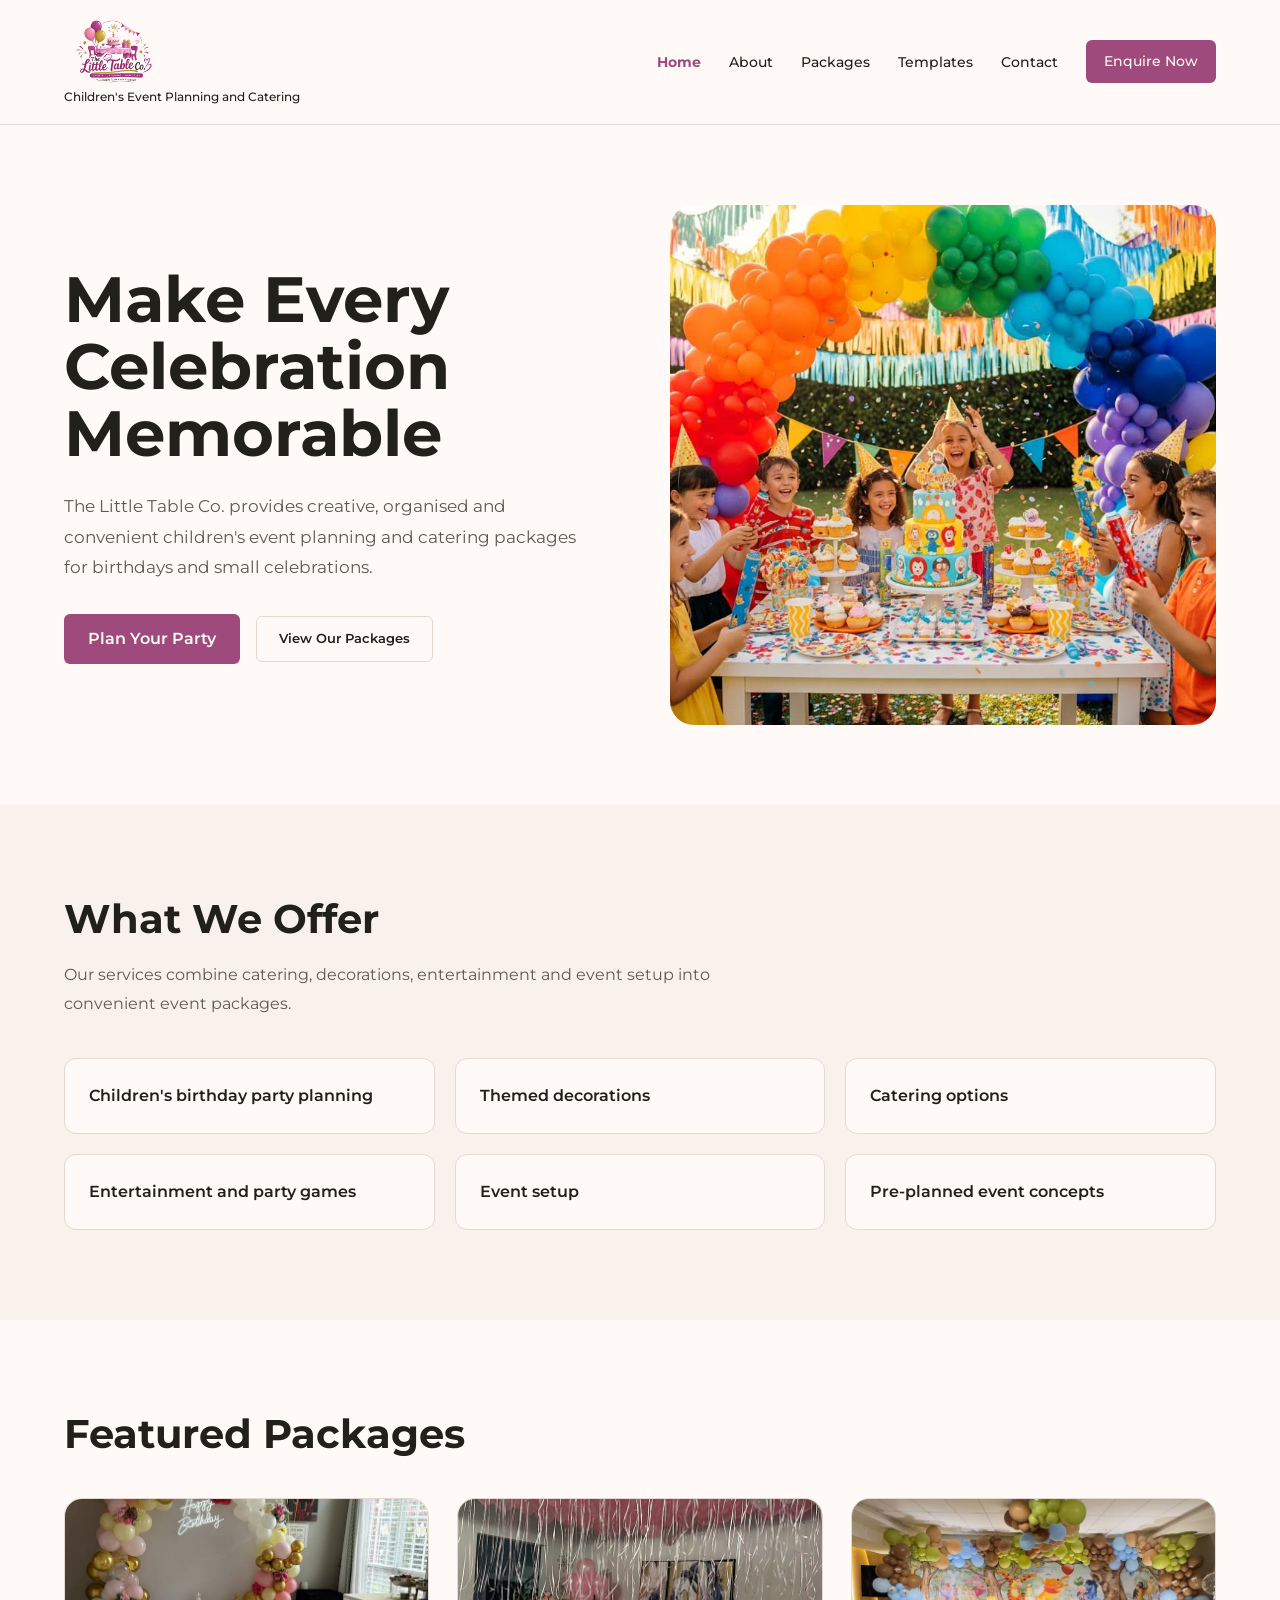
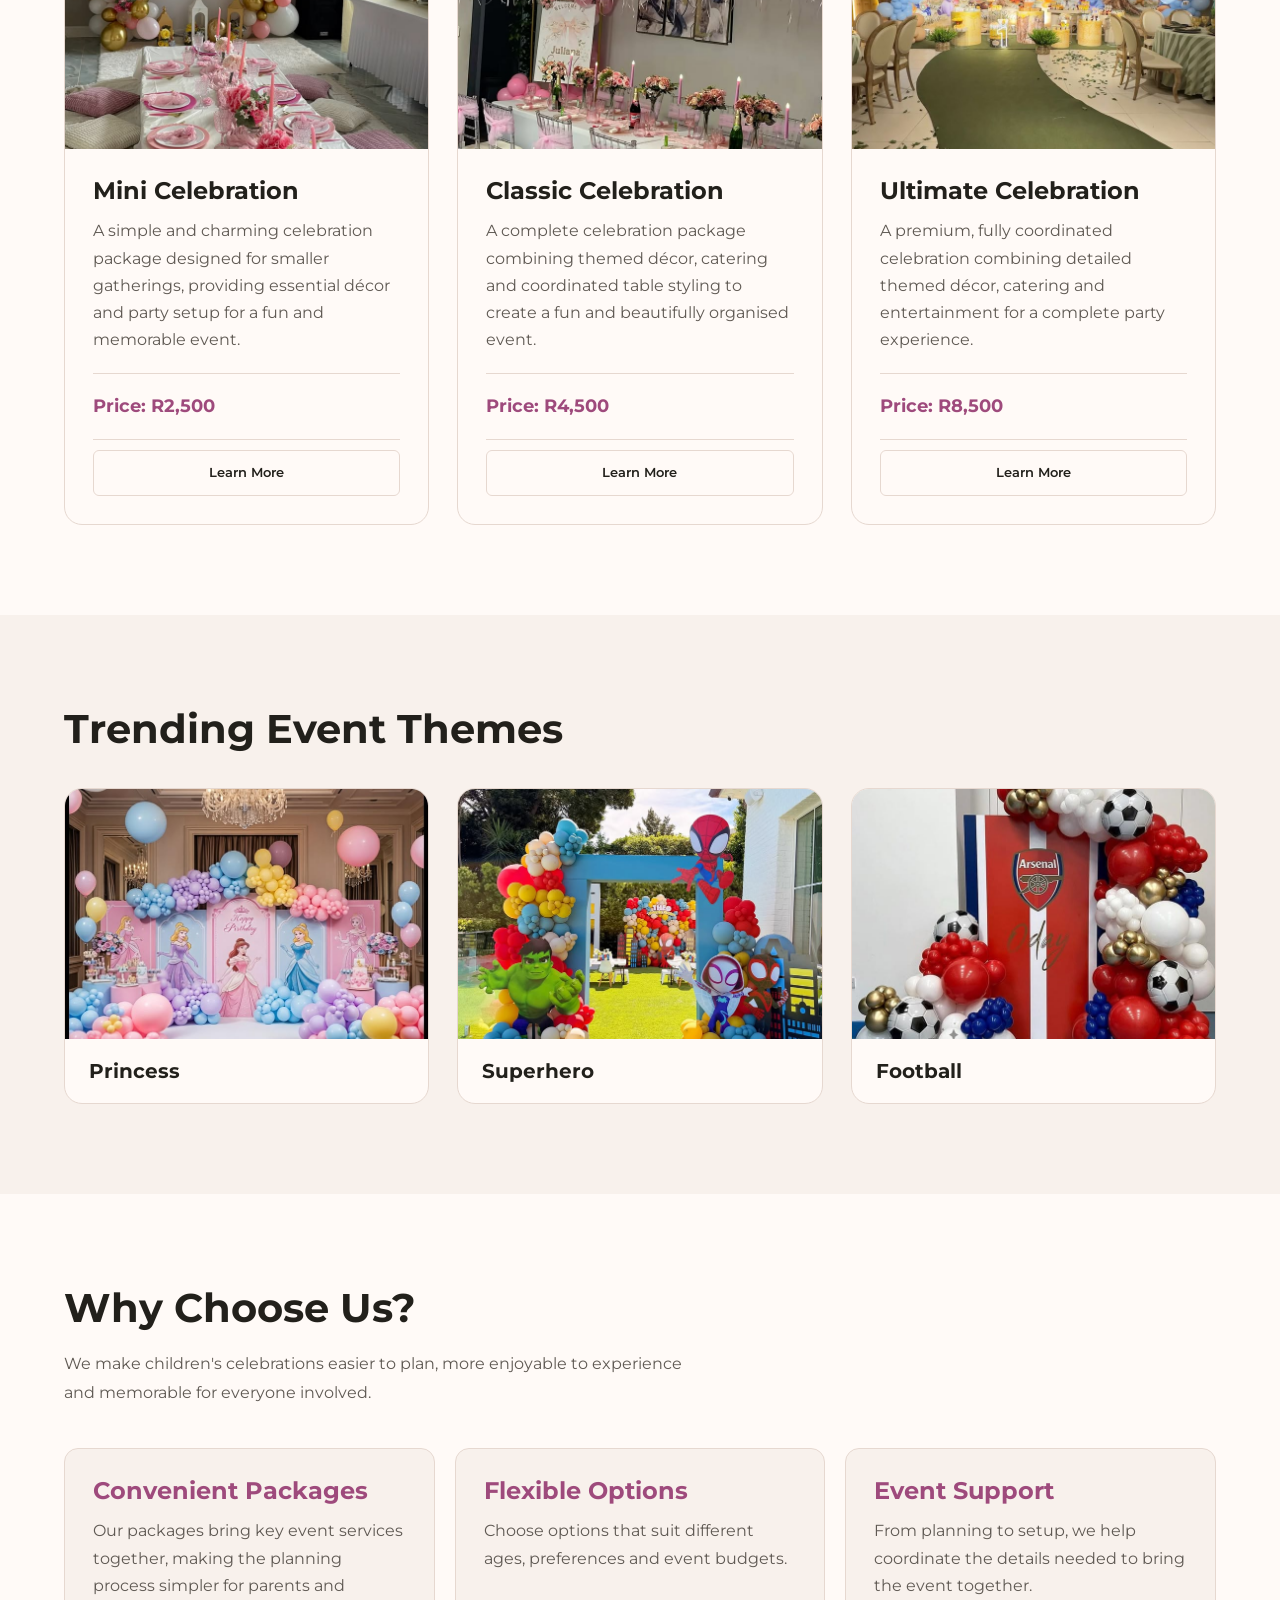
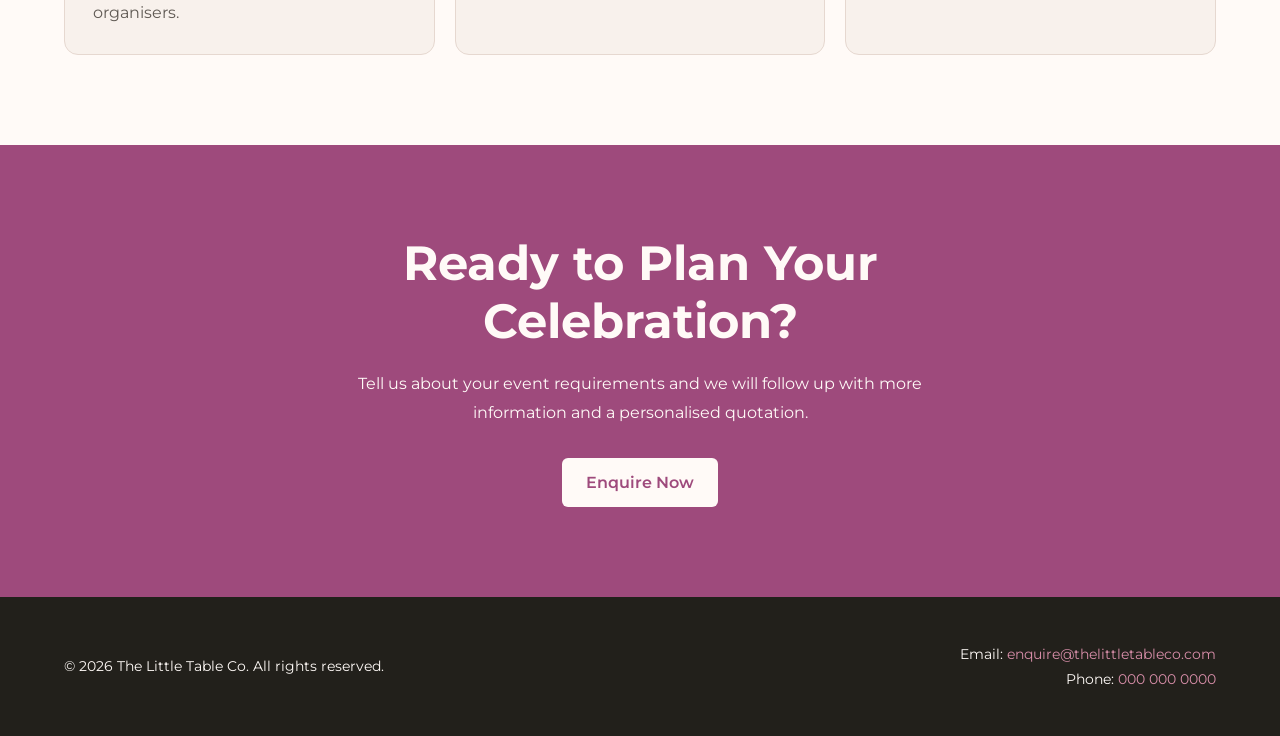
<file: index.html>
<!doctype html>
<html lang="en">
  <head>
    <meta charset="UTF-8" />
    <meta name="viewport" content="width=device-width, initial-scale=1.0" />
    <meta
      name="description"
      content="Plan memorable children's birthday parties in Johannesburg with The Little Table Co. Explore themed decorations, catering and convenient event packages."
    />
    <link rel="stylesheet" href="Styles/style.css" />
    <script src="Scripts/main.js" defer></script>
    <link
      href="https://fonts.googleapis.com/css2?family=Montserrat:wght@400;500;600;700&display=swap"
      rel="stylesheet"
    />
    <link
      rel="icon"
      type="image/x-icon"
      href="Assets/images/favicon/favicon.ico"
    />

    <link
      rel="icon"
      type="image/png"
      sizes="32x32"
      href="Assets/images/favicon/favicon-32x32.png"
    />

    <link
      rel="icon"
      type="image/png"
      sizes="16x16"
      href="Assets/images/favicon/favicon-16x16.png"
    />

    <link
      rel="apple-touch-icon"
      sizes="180x180"
      href="Assets/images/favicon/apple-touch-icon.png"
    />

    <link rel="manifest" href="Assets/images/favicon/site.webmanifest" />
    <title>The Little Table Co. | Home</title>
  </head>
  <body>
    <!-- HEADER -->
    <header class="site-header">
      <div class="header-content">
        <div class="brand">
          <img
            src="Assets/images/Logo.png"
            alt="The Little Table Co. logo"
            class="brand-logo"
          />
          <p class="brand-tagline">Children's Event Planning and Catering</p>
        </div>

        <nav class="main-nav" aria-label="Main navigation">
          <ul class="nav-list">
            <li>
              <a href="index.html" aria-current="page">Home</a>
            </li>

            <li>
              <a href="Pages/about.html">About</a>
            </li>

            <li>
              <a href="Pages/packages.html">Packages</a>
            </li>

            <li>
              <a href="Pages/templates.html">Templates</a>
            </li>

            <li>
              <a href="Pages/contact.html">Contact</a>
            </li>

            <li>
              <a href="Pages/enquire.html" class="btn btn-primary">
                Enquire Now
              </a>
            </li>
          </ul>
        </nav>
      </div>
    </header>

    <main>
      <!--HERO -->
      <section class="hero" id="home-hero">
        <div class="hero-content">
          <h1 class="hero-title">Make Every Celebration Memorable</h1>

          <p class="hero-text">
            The Little Table Co. provides creative, organised and convenient
            children's event planning and catering packages for birthdays and
            small celebrations.
          </p>

          <div class="hero-actions">
            <a href="Pages/enquire.html" class="btn btn-primary">
              Plan Your Party
            </a>

            <a href="Pages/packages.html" class="btn btn-secondary">
              View Our Packages
            </a>
          </div>
        </div>

        <figure class="hero-image">
          <img
            src="Assets/images/hero_Image.jpeg"
            alt="Children's themed party event"
          />
        </figure>
      </section>

      <!--WHAT WE OFFER -->
      <section class="section offer-section" id="what-we-offer">
        <div class="section-content">
          <h2 class="section-title">What We Offer</h2>

          <p class="section-intro">
            Our services combine catering, decorations, entertainment and event
            setup into convenient event packages.
          </p>

          <ul class="offer-list">
            <li>Children's birthday party planning</li>
            <li>Themed decorations</li>
            <li>Catering options</li>
            <li>Entertainment and party games</li>
            <li>Event setup</li>
            <li>Pre-planned event concepts</li>
          </ul>
        </div>
      </section>

      <!--FEATURED PACKAGES -->
      <section class="section featured-packages" id="featured-packages">
        <div class="section-content">
          <h2 class="section-title">Featured Packages</h2>

          <div class="package-grid">
            <!-- MINI -->
            <article class="package-card">
              <figure class="package-image">
                <img
                  src="Assets/images/mini_Package.jpeg"
                  alt="Small children's party package"
                />
              </figure>

              <div class="package-content">
                <h3 class="package-title">Mini Celebration</h3>

                <p class="package-description">
                  A simple and charming celebration package designed for smaller
                  gatherings, providing essential décor and party setup for a
                  fun and memorable event.
                </p>

                <p class="package-price">Price: R2,500</p>

                <a href="Pages/packages.html" class="btn btn-secondary">
                  Learn More
                </a>
              </div>
            </article>

            <!-- CLASSIC -->
            <article class="package-card">
              <figure class="package-image">
                <img
                  src="Assets/images/classic_Package.jpeg"
                  alt="Classic children's party package"
                />
              </figure>

              <div class="package-content">
                <h3 class="package-title">Classic Celebration</h3>

                <p class="package-description">
                  A complete celebration package combining themed décor,
                  catering and coordinated table styling to create a fun and
                  beautifully organised event.
                </p>

                <p class="package-price">Price: R4,500</p>

                <a href="Pages/packages.html" class="btn btn-secondary">
                  Learn More
                </a>
              </div>
            </article>

            <!-- ULTIMATE -->
            <article class="package-card">
              <figure class="package-image">
                <img
                  src="Assets/images/ultimate_Package.jpeg"
                  alt="Premium children's party package"
                />
              </figure>

              <div class="package-content">
                <h3 class="package-title">Ultimate Celebration</h3>

                <p class="package-description">
                  A premium, fully coordinated celebration combining detailed
                  themed décor, catering and entertainment for a complete party
                  experience.
                </p>

                <p class="package-price">Price: R8,500</p>

                <a href="Pages/packages.html" class="btn btn-secondary">
                  Learn More
                </a>
              </div>
            </article>
          </div>
        </div>
      </section>

      <!-- TRENDING THEMES -->
      <section class="section trending-themes" id="trending-themes">
        <div class="section-content">
          <h2 class="section-title">Trending Event Themes</h2>

          <div class="theme-grid">
            <article class="theme-card">
              <a href="Pages/templates.html#princess">
                <figure class="theme-image">
                  <img
                    src="Assets/images/princess.jpeg"
                    alt="Princess themed children's party"
                  />
                </figure>

                <h3>Princess</h3>
              </a>
            </article>

            <article class="theme-card">
              <a href="Pages/templates.html#superhero">
                <figure class="theme-image">
                  <img
                    src="Assets/images/superhero.jpeg"
                    alt="Superhero themed children's party"
                  />
                </figure>

                <h3>Superhero</h3>
              </a>
            </article>

            <article class="theme-card">
              <a href="Pages/templates.html#football">
                <figure class="theme-image">
                  <img
                    src="Assets/images/football.jpeg"
                    alt="Football themed children's party"
                  />
                </figure>

                <h3>Football</h3>
              </a>
            </article>
          </div>
        </div>
      </section>

      <!-- WHY CHOOSE US -->
      <section class="section why-us" id="why-choose-us">
        <div class="section-content">
          <h2 class="section-title">Why Choose Us?</h2>

          <p class="section-intro">
            We make children's celebrations easier to plan, more enjoyable to
            experience and memorable for everyone involved.
          </p>

          <div class="benefits-grid">
            <article class="benefit-card">
              <h3>Convenient Packages</h3>
              <p>
                Our packages bring key event services together, making the
                planning process simpler for parents and organisers.
              </p>
            </article>

            <article class="benefit-card">
              <h3>Flexible Options</h3>
              <p>
                Choose options that suit different ages, preferences and event
                budgets.
              </p>
            </article>

            <article class="benefit-card">
              <h3>Event Support</h3>
              <p>
                From planning to setup, we help coordinate the details needed to
                bring the event together.
              </p>
            </article>
          </div>
        </div>
      </section>

      <section class="section cta-section" id="ready-to-plan">
        <div class="cta-content">
          <h2 class="cta-title">Ready to Plan Your Celebration?</h2>

          <p class="cta-text">
            Tell us about your event requirements and we will follow up with
            more information and a personalised quotation.
          </p>

          <a href="Pages/enquire.html" class="btn btn-primary"> Enquire Now </a>
        </div>
      </section>
    </main>

    <!-- FOOTER -->
    <footer class="site-footer">
      <div class="footer-content">
        <p class="copyright">
          &copy; 2026 The Little Table Co. All rights reserved.
        </p>

        <address class="contact-details">
          Email:
          <a href="mailto:enquire@thelittletableco.com">
            enquire@thelittletableco.com
          </a>

          <br />

          Phone:
          <a href="tel:0000000000"> 000 000 0000 </a>
        </address>
      </div>
    </footer>
  </body>
</html>
</file>
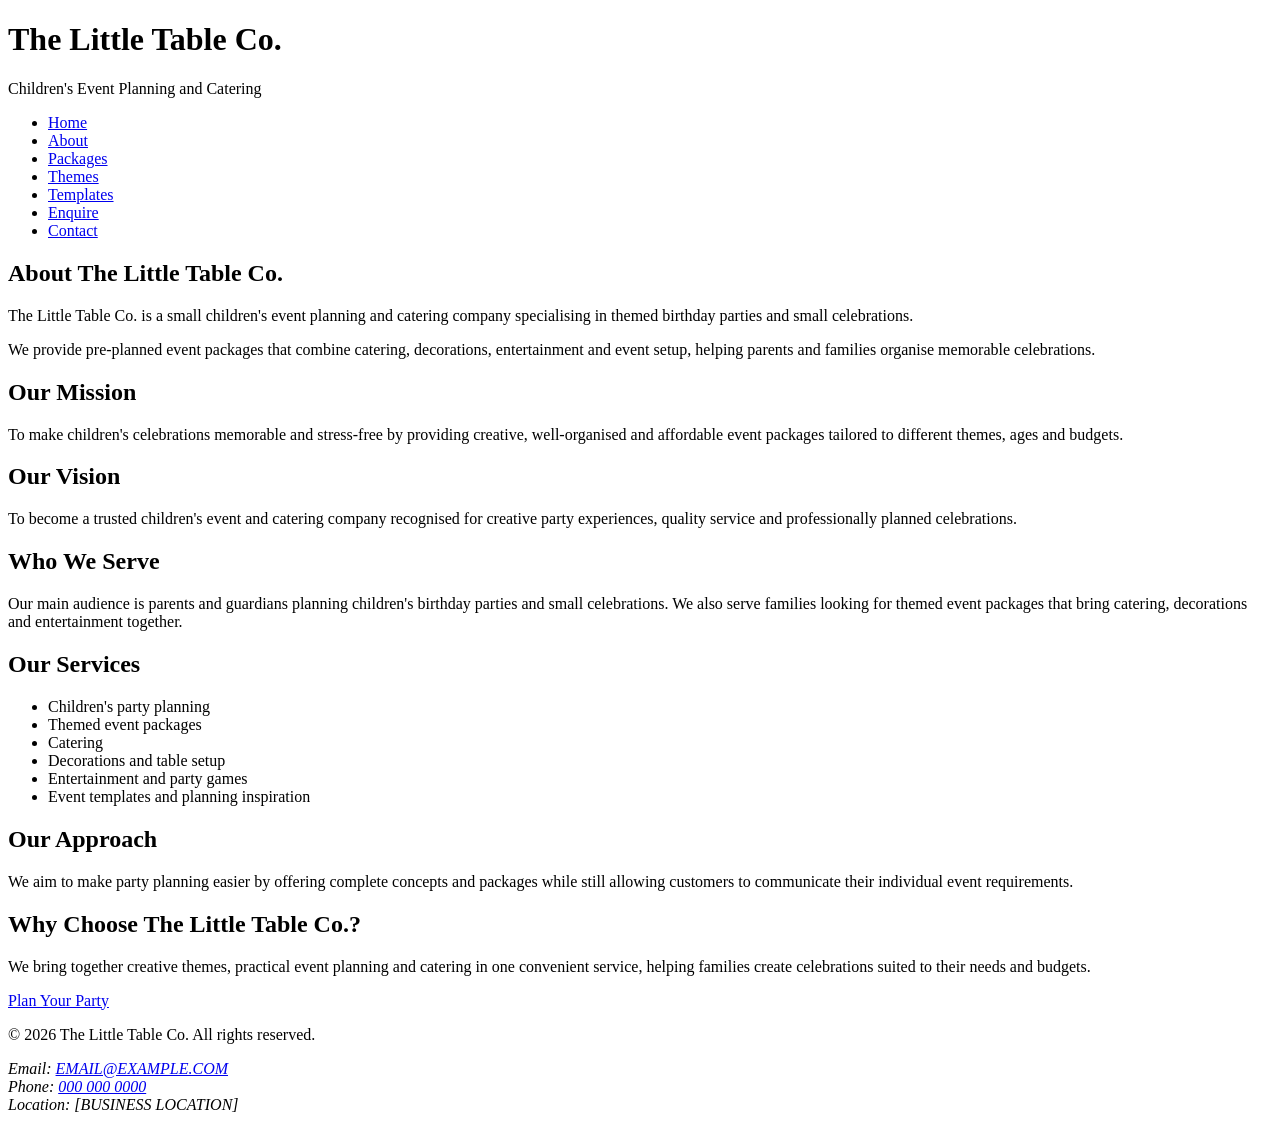
<file: about.html>
<!DOCTYPE html>
<html lang="en">
<head>
    <meta charset="UTF-8">
    <meta name="viewport" content="width=device-width, initial-scale=1.0">
    <meta name="description" content="Learn about The Little Table Co., our mission, vision and children's event services.">
    <title>The Little Table Co. | About Us</title>
</head>
<body>
    <header>
        <h1>The Little Table Co.</h1>
        <p>Children's Event Planning and Catering</p>
        <nav aria-label="Main navigation">
            <ul>
                <li><a href="index.html">Home</a></li>
                <li><a href="about.html" aria-current="page">About</a></li>
                <li><a href="packages.html">Packages</a></li>
                <li><a href="themes.html">Themes</a></li>
                <li><a href="templates.html">Templates</a></li>
                <li><a href="enquire.html">Enquire</a></li>
                <li><a href="contact.html">Contact</a></li>
            </ul>
        </nav>
    </header>

    <main>
        <section>
            <h2>About The Little Table Co.</h2>
            <p>The Little Table Co. is a small children's event planning and catering company specialising in themed birthday parties and small celebrations.</p>
            <p>We provide pre-planned event packages that combine catering, decorations, entertainment and event setup, helping parents and families organise memorable celebrations.</p>
        </section>

        <section>
            <h2>Our Mission</h2>
            <p>To make children's celebrations memorable and stress-free by providing creative, well-organised and affordable event packages tailored to different themes, ages and budgets.</p>
        </section>

        <section>
            <h2>Our Vision</h2>
            <p>To become a trusted children's event and catering company recognised for creative party experiences, quality service and professionally planned celebrations.</p>
        </section>

        <section>
            <h2>Who We Serve</h2>
            <p>Our main audience is parents and guardians planning children's birthday parties and small celebrations. We also serve families looking for themed event packages that bring catering, decorations and entertainment together.</p>
        </section>

        <section>
            <h2>Our Services</h2>
            <ul>
                <li>Children's party planning</li>
                <li>Themed event packages</li>
                <li>Catering</li>
                <li>Decorations and table setup</li>
                <li>Entertainment and party games</li>
                <li>Event templates and planning inspiration</li>
            </ul>
        </section>

        <section>
            <h2>Our Approach</h2>
            <p>We aim to make party planning easier by offering complete concepts and packages while still allowing customers to communicate their individual event requirements.</p>
        </section>

        <section>
            <h2>Why Choose The Little Table Co.?</h2>
            <p>We bring together creative themes, practical event planning and catering in one convenient service, helping families create celebrations suited to their needs and budgets.</p>
            <p><a href="enquire.html">Plan Your Party</a></p>
        </section>
    </main>

    <footer>
        <p>&copy; 2026 The Little Table Co. All rights reserved.</p>
        <address>
            Email: <a href="mailto:EMAIL@EXAMPLE.COM">EMAIL@EXAMPLE.COM</a><br>
            Phone: <a href="tel:0000000000">000 000 0000</a><br>
            Location: [BUSINESS LOCATION]
        </address>
    </footer>
</body>
</html>
</file>
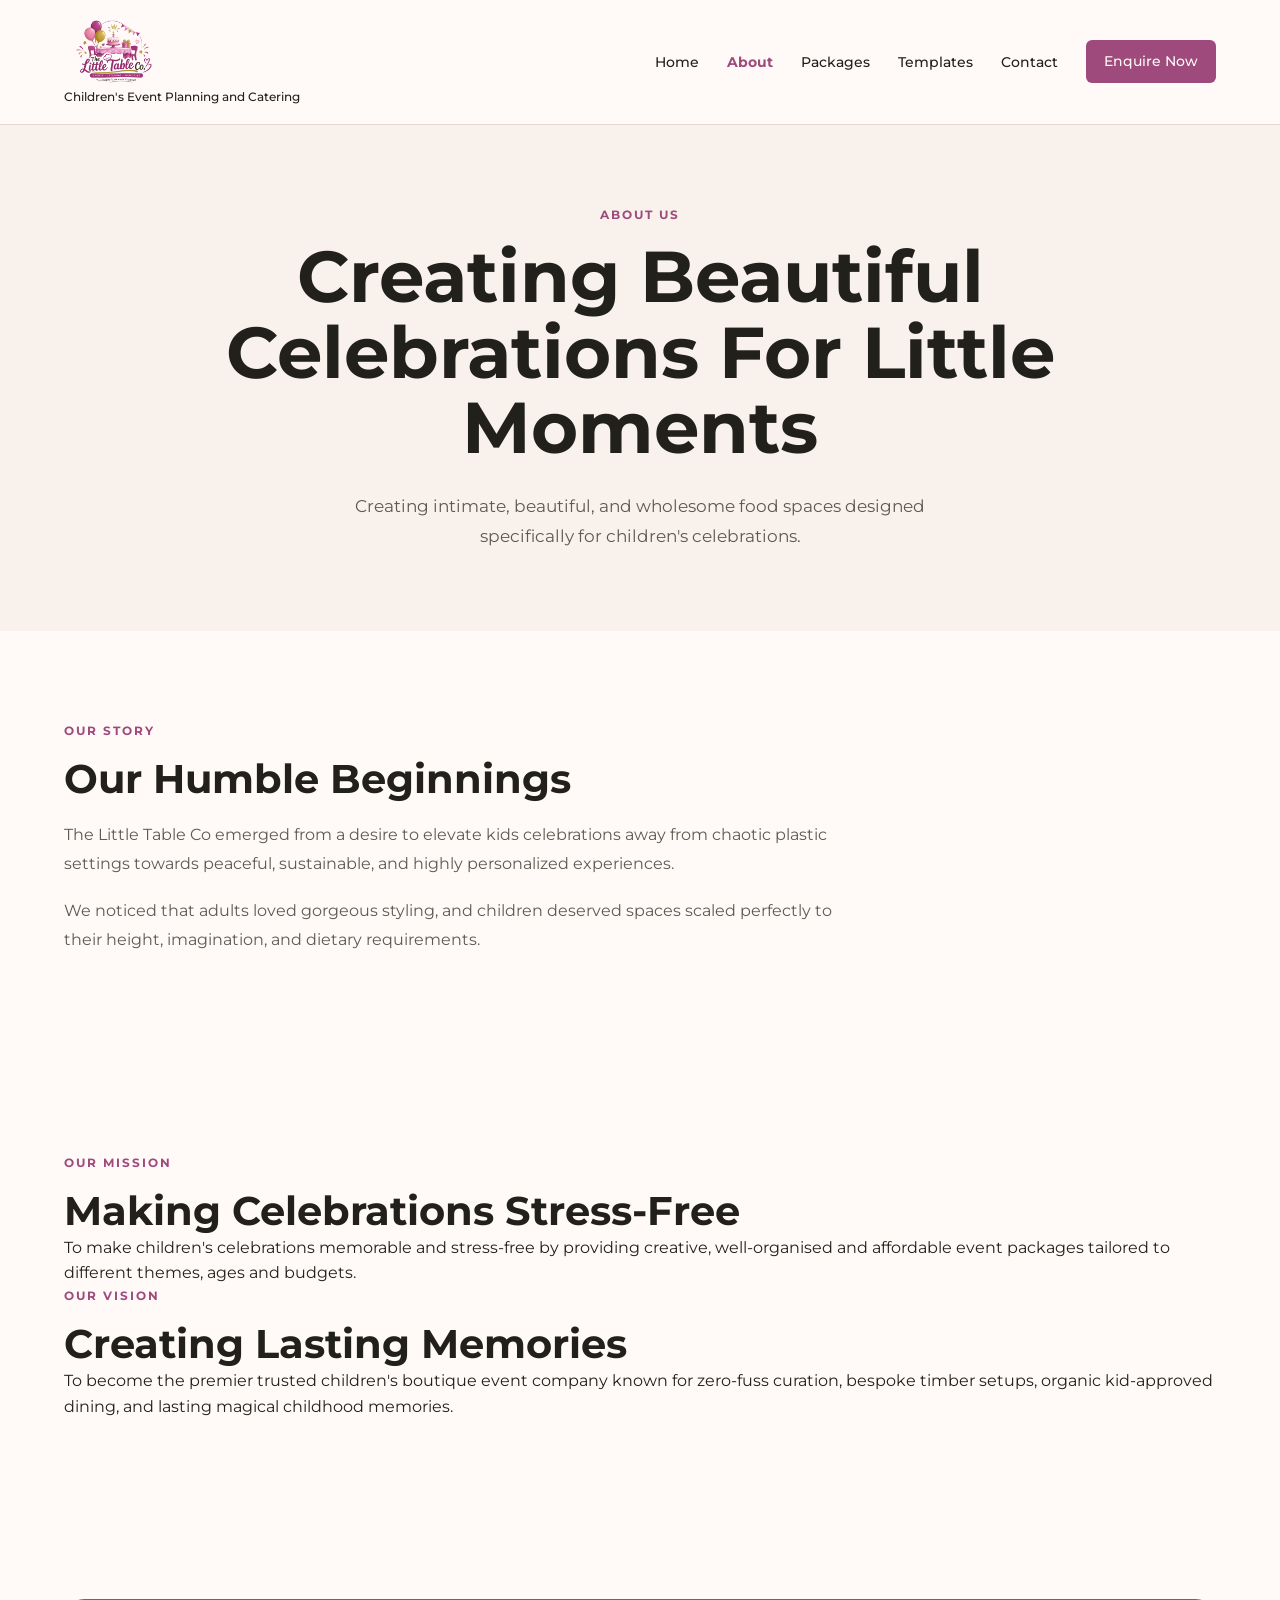
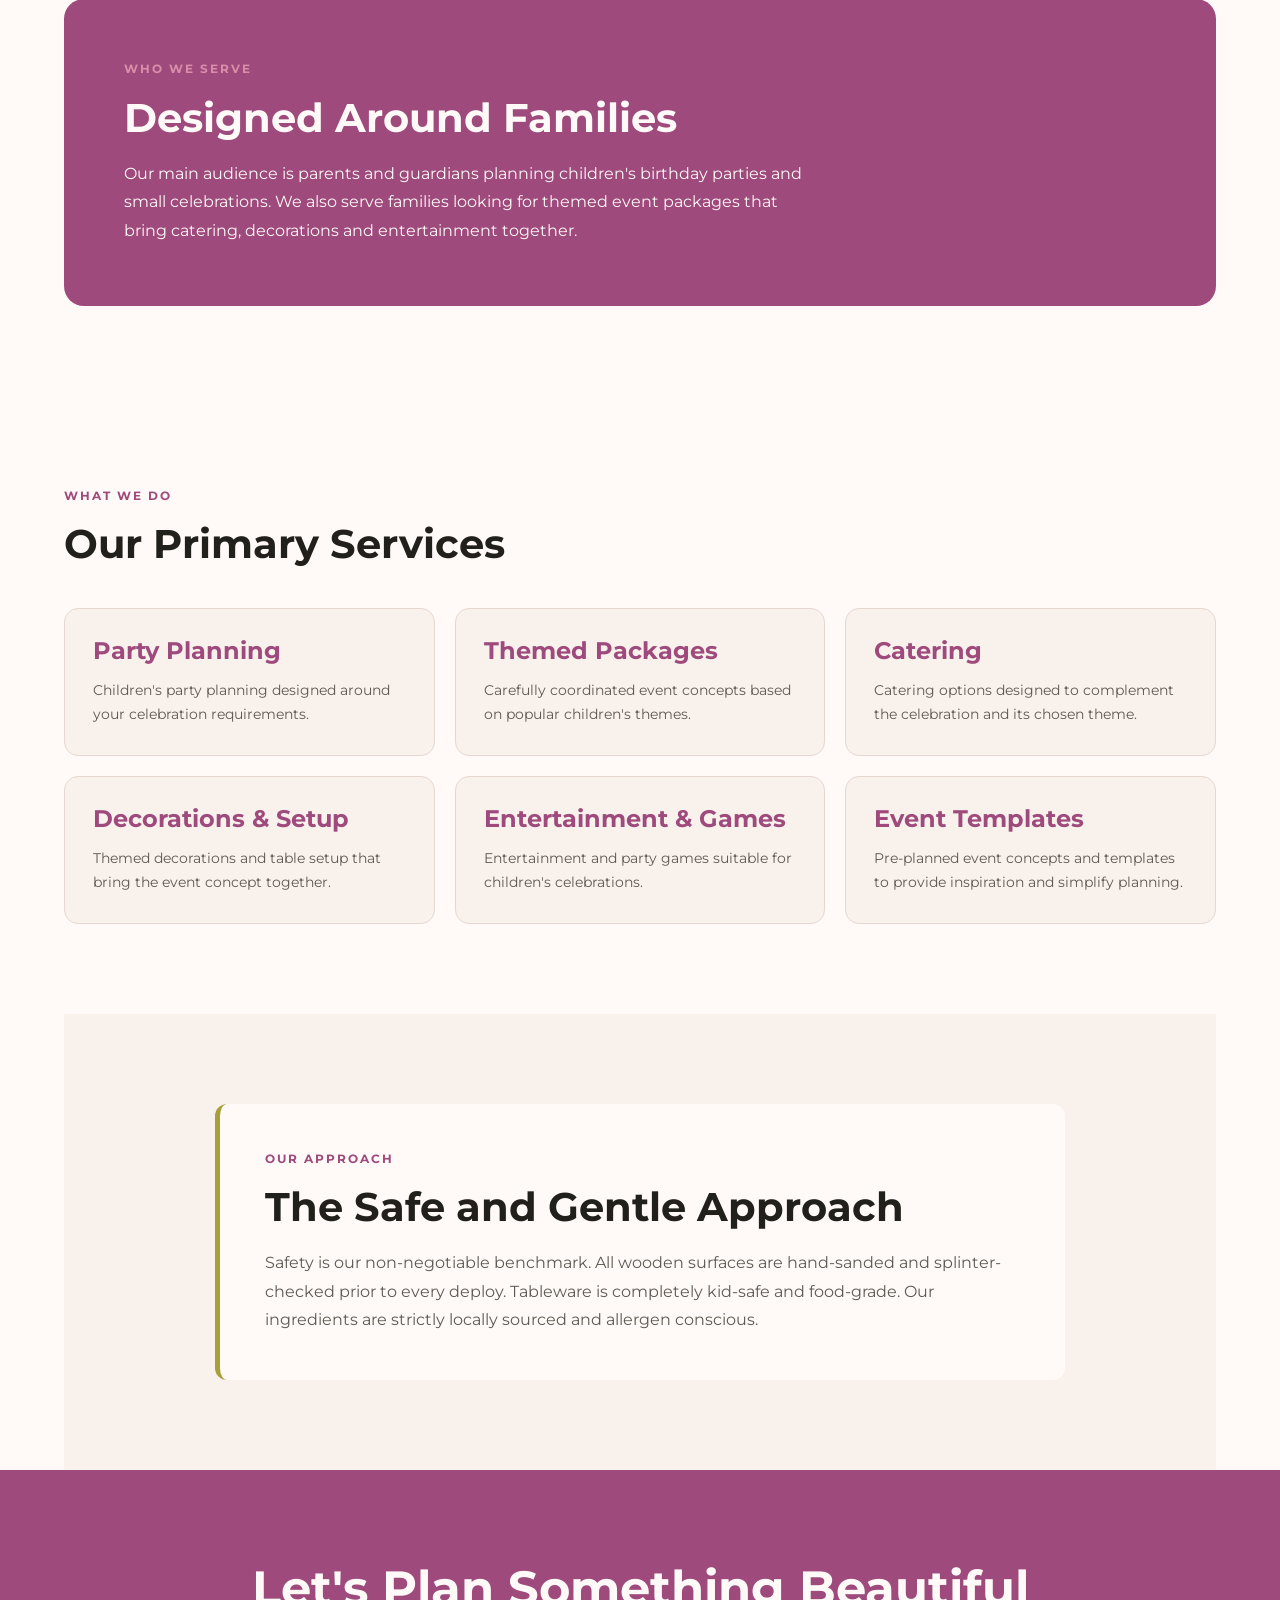
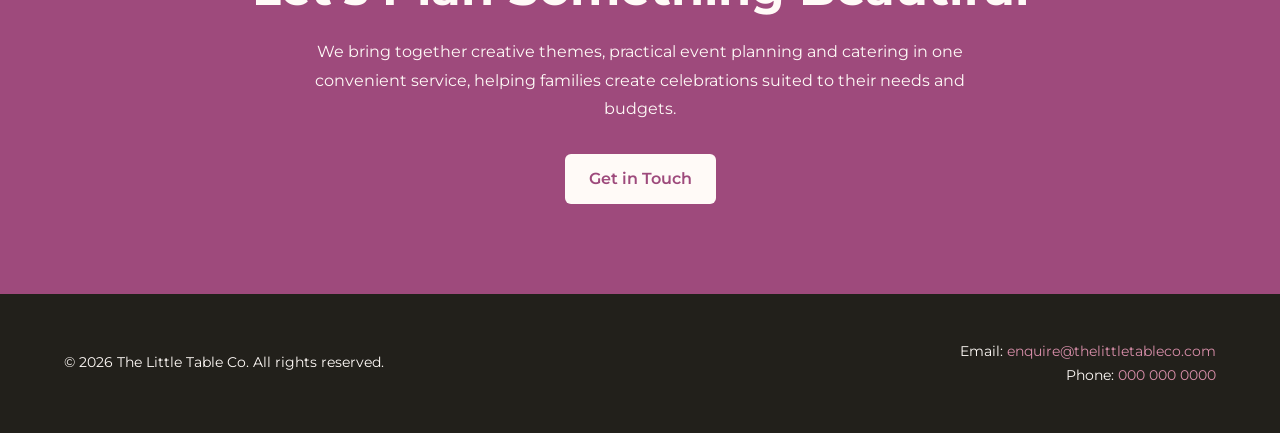
<file: Pages/about.html>
<!doctype html>
<html lang="en">
  <head>
    <meta charset="UTF-8" />
    <meta name="viewport" content="width=device-width, initial-scale=1.0" />

    <meta
      name="description"
      content="Learn about The Little Table Co., our mission, vision and children's event services."
    />

    <link
      href="https://fonts.googleapis.com/css2?family=Montserrat:wght@400;500;600;700&display=swap"
      rel="stylesheet"
    />

    <link rel="stylesheet" href="../Styles/style.css" />
    <script src="../Scripts/main.js" defer></script>
    <link
      rel="icon"
      type="image/x-icon"
      href="../Assets/images/favicon/favicon.ico"
    />

    <link
      rel="icon"
      type="image/png"
      sizes="32x32"
      href="../Assets/images/favicon/favicon-32x32.png"
    />

    <link
      rel="icon"
      type="image/png"
      sizes="16x16"
      href="../Assets/images/favicon/favicon-16x16.png"
    />

    <link
      rel="apple-touch-icon"
      sizes="180x180"
      href="../Assets/images/favicon/apple-touch-icon.png"
    />

    <link rel="manifest" href="../Assets/images/favicon/site.webmanifest" />

    <title>The Little Table Co. | About Us</title>
  </head>

  <body>
    <!-- HEADER -->

    <header class="site-header">
      <div class="header-content">
        <div class="brand">
          <a href="../index.html" class="brand-link">
            <img
              src="../Assets/images/Logo.png"
              alt="The Little Table Co. logo"
              class="brand-logo"
            />
          </a>

          <p class="brand-tagline">Children's Event Planning and Catering</p>
        </div>

        <nav class="main-nav" aria-label="Main navigation">
          <ul class="nav-list">
            <li>
              <a href="../index.html"> Home </a>
            </li>

            <li>
              <a href="about.html" aria-current="page"> About </a>
            </li>

            <li>
              <a href="packages.html"> Packages </a>
            </li>

            <li>
              <a href="templates.html"> Templates </a>
            </li>

            <li>
              <a href="contact.html"> Contact </a>
            </li>

            <li>
              <a href="enquire.html" class="btn btn-primary"> Enquire Now </a>
            </li>
          </ul>
        </nav>
      </div>
    </header>

    <main>
      <!-- ABOUT HERO -->

      <section class="page-hero" id="about-hero">
        <div class="page-hero-content">
          <p class="page-hero-label">ABOUT US</p>

          <h1 class="page-hero-title">
            Creating Beautiful Celebrations For Little Moments
          </h1>

          <p class="page-hero-text">
            Creating intimate, beautiful, and wholesome food spaces designed
            specifically for children's celebrations.
          </p>
        </div>
      </section>

      <!-- OUR STORY -->

      <section class="section about-story" id="our-story">
        <div class="section-content about-content">
          <div class="about-text">
            <p class="section-label">OUR STORY</p>

            <h2 class="section-title">Our Humble Beginnings</h2>

            <p>
              The Little Table Co emerged from a desire to elevate kids
              celebrations away from chaotic plastic settings towards peaceful,
              sustainable, and highly personalized experiences.
            </p>

            <p>
              We noticed that adults loved gorgeous styling, and children
              deserved spaces scaled perfectly to their height, imagination, and
              dietary requirements.
            </p>
          </div>
        </div>
      </section>

      <!-- MISSION & VISION -->

      <section class="section mission-vision">
        <div class="section-content">
          <div class="two-column-grid">
            <article class="info-card">
              <p class="section-label">OUR MISSION</p>

              <h2>Making Celebrations Stress-Free</h2>

              <p>
                To make children's celebrations memorable and stress-free by
                providing creative, well-organised and affordable event packages
                tailored to different themes, ages and budgets.
              </p>
            </article>

            <article class="info-card">
              <p class="section-label">OUR VISION</p>

              <h2>Creating Lasting Memories</h2>

              <p>
                To become the premier trusted children's boutique event company
                known for zero-fuss curation, bespoke timber setups, organic
                kid-approved dining, and lasting magical childhood memories.
              </p>
            </article>
          </div>
        </div>
      </section>

      <!-- WHO WE SERVE -->

      <section class="section who-we-serve">
        <div class="section-content">
          <div class="about-highlight">
            <div class="about-highlight-content">
              <p class="section-label">WHO WE SERVE</p>

              <h2>Designed Around Families</h2>

              <p>
                Our main audience is parents and guardians planning children's
                birthday parties and small celebrations. We also serve families
                looking for themed event packages that bring catering,
                decorations and entertainment together.
              </p>
            </div>
          </div>
        </div>
      </section>

      <!-- SERVICES -->

      <section class="section services-section">
        <div class="section-content">
          <p class="section-label">WHAT WE DO</p>

          <h2 class="section-title">Our Primary Services</h2>

          <div class="services-grid">
            <article class="service-card">
              <h3>Party Planning</h3>
              <p>
                Children's party planning designed around your celebration
                requirements.
              </p>
            </article>

            <article class="service-card">
              <h3>Themed Packages</h3>
              <p>
                Carefully coordinated event concepts based on popular children's
                themes.
              </p>
            </article>

            <article class="service-card">
              <h3>Catering</h3>
              <p>
                Catering options designed to complement the celebration and its
                chosen theme.
              </p>
            </article>

            <article class="service-card">
              <h3>Decorations & Setup</h3>
              <p>
                Themed decorations and table setup that bring the event concept
                together.
              </p>
            </article>

            <article class="service-card">
              <h3>Entertainment & Games</h3>
              <p>
                Entertainment and party games suitable for children's
                celebrations.
              </p>
            </article>

            <article class="service-card">
              <h3>Event Templates</h3>
              <p>
                Pre-planned event concepts and templates to provide inspiration
                and simplify planning.
              </p>
            </article>
          </div>
        </div>
      </section>

      <!-- SAFE & GENTLE APPROACH -->

      <section class="section safety-section">
        <div class="section-content">
          <div class="safety-card">
            <p class="section-label">OUR APPROACH</p>

            <h2>The Safe and Gentle Approach</h2>

            <p>
              Safety is our non-negotiable benchmark. All wooden surfaces are
              hand-sanded and splinter-checked prior to every deploy. Tableware
              is completely kid-safe and food-grade. Our ingredients are
              strictly locally sourced and allergen conscious.
            </p>
          </div>
        </div>
      </section>

      <!-- CTA -->

      <section class="section cta-section" id="about-cta">
        <div class="cta-content">
          <h2 class="cta-title">Let's Plan Something Beautiful</h2>

          <p class="cta-text">
            We bring together creative themes, practical event planning and
            catering in one convenient service, helping families create
            celebrations suited to their needs and budgets.
          </p>

          <a href="enquire.html" class="btn btn-primary"> Get in Touch </a>
        </div>
      </section>
    </main>

    <!-- FOOTER -->

    <footer class="site-footer">
      <div class="footer-content">
        <p class="copyright">
          &copy; 2026 The Little Table Co. All rights reserved.
        </p>

        <address class="contact-details">
          Email:
          <a href="mailto:enquire@thelittletableco.com">
            enquire@thelittletableco.com
          </a>

          <br />

          Phone:
          <a href="tel:0000000000"> 000 000 0000 </a>
        </address>
      </div>
    </footer>
  </body>
</html>
</file>
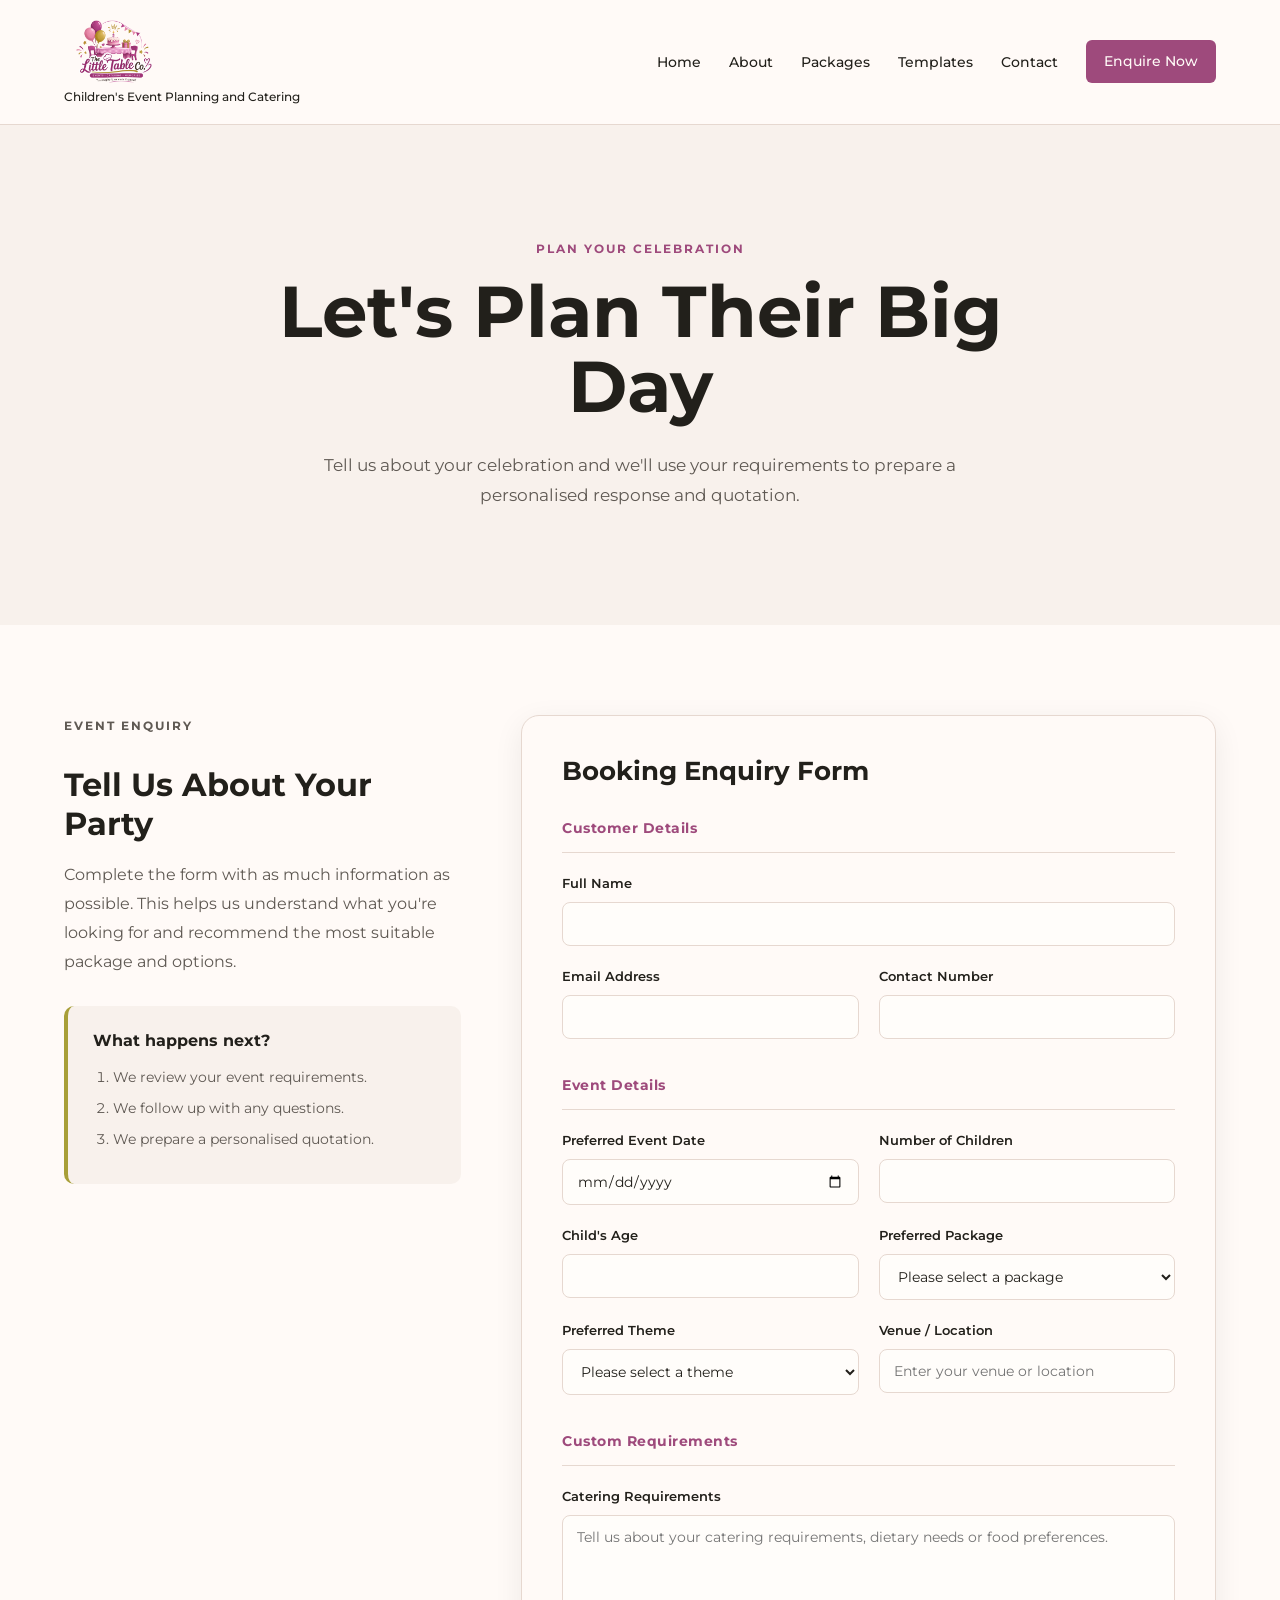
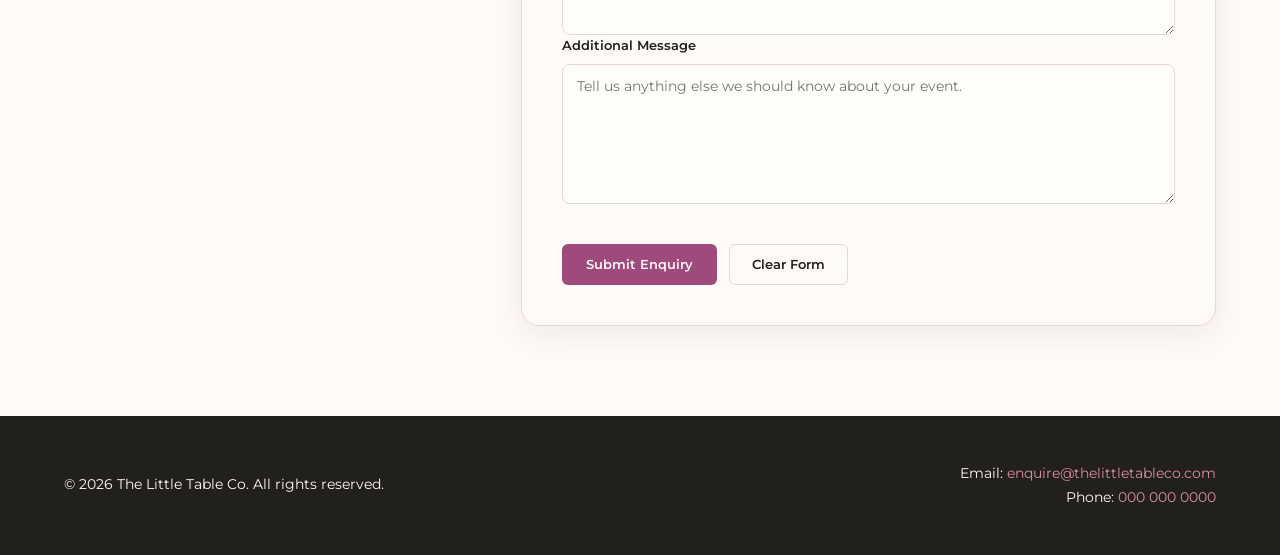
<file: Pages/enquire.html>
<!doctype html>
<html lang="en">
  <head>
    <meta charset="UTF-8" />
    <meta name="viewport" content="width=device-width, initial-scale=1.0" />

    <meta
      name="description"
      content="Submit an event enquiry to The Little Table Co."
    />

    <link
      href="https://fonts.googleapis.com/css2?family=Montserrat:wght@400;500;600;700&display=swap"
      rel="stylesheet"
    />

    <link rel="stylesheet" href="../Styles/style.css" />
    <script src="../Scripts/main.js" defer></script>
    <link
      rel="icon"
      type="image/x-icon"
      href="../Assets/images/favicon/favicon.ico"
    />

    <link
      rel="icon"
      type="image/png"
      sizes="32x32"
      href="../Assets/images/favicon/favicon-32x32.png"
    />

    <link
      rel="icon"
      type="image/png"
      sizes="16x16"
      href="../Assets/images/favicon/favicon-16x16.png"
    />

    <link
      rel="apple-touch-icon"
      sizes="180x180"
      href="../Assets/images/favicon/apple-touch-icon.png"
    />

    <link rel="manifest" href="../Assets/images/favicon/site.webmanifest" />

    <title>The Little Table Co. | Enquire</title>
  </head>

  <body>
    <!-- HEADER -->

    <header class="site-header">
      <div class="header-content">
        <div class="brand">
          <a href="../index.html" class="brand-link">
            <img
              src="../Assets/images/Logo.png"
              alt="The Little Table Co. logo"
              class="brand-logo"
            />
          </a>

          <p class="brand-tagline">Children's Event Planning and Catering</p>
        </div>

        <nav class="main-nav" aria-label="Main navigation">
          <ul class="nav-list">
            <li>
              <a href="../index.html"> Home </a>
            </li>

            <li>
              <a href="about.html"> About </a>
            </li>

            <li>
              <a href="packages.html"> Packages </a>
            </li>

            <li>
              <a href="templates.html"> Templates </a>
            </li>

            <li>
              <a href="contact.html"> Contact </a>
            </li>

            <li>
              <a href="enquire.html" class="btn btn-primary"> Enquire Now </a>
            </li>
          </ul>
        </nav>
      </div>
    </header>

    <main>
      <!-- PAGE HERO -->

      <section class="page-hero" id="enquire-hero">
        <div class="page-hero-content">
          <p class="page-hero-label">PLAN YOUR CELEBRATION</p>

          <h1 class="page-hero-title">Let's Plan Their Big Day</h1>

          <p class="page-hero-text">
            Tell us about your celebration and we'll use your requirements to
            prepare a personalised response and quotation.
          </p>
        </div>
      </section>

      <!-- ENQUIRY AREA -->

      <section class="section enquiry-section">
        <div class="enquiry-layout">
          <!-- FORM INTRO -->

          <div class="enquiry-intro">
            <p class="section-label">EVENT ENQUIRY</p>

            <h2>Tell Us About Your Party</h2>

            <p>
              Complete the form with as much information as possible. This helps
              us understand what you're looking for and recommend the most
              suitable package and options.
            </p>

            <div class="enquiry-note">
              <h3>What happens next?</h3>

              <ol>
                <li>We review your event requirements.</li>

                <li>We follow up with any questions.</li>

                <li>We prepare a personalised quotation.</li>
              </ol>
            </div>
          </div>

          <!-- FORM -->

          <form class="enquiry-form" action="#" method="post">
            <h2>Booking Enquiry Form</h2>

            <!-- CUSTOMER DETAILS -->

            <fieldset>
              <legend>Customer Details</legend>

              <div class="form-grid">
                <div class="form-group form-group-full">
                  <label for="full-name"> Full Name </label>

                  <input
                    type="text"
                    id="full-name"
                    name="full_name"
                    autocomplete="name"
                    required
                  />
                </div>

                <div class="form-group">
                  <label for="email"> Email Address </label>

                  <input
                    type="email"
                    id="email"
                    name="email"
                    autocomplete="email"
                    required
                  />
                </div>

                <div class="form-group">
                  <label for="phone"> Contact Number </label>

                  <input
                    type="tel"
                    id="phone"
                    name="phone"
                    autocomplete="tel"
                    required
                  />
                </div>
              </div>
            </fieldset>

            <!-- EVENT DETAILS -->

            <fieldset>
              <legend>Event Details</legend>

              <div class="form-grid">
                <div class="form-group">
                  <label for="event-date"> Preferred Event Date </label>

                  <input
                    type="date"
                    id="event-date"
                    name="event_date"
                    required
                  />
                </div>

                <div class="form-group">
                  <label for="children"> Number of Children </label>

                  <input
                    type="number"
                    id="children"
                    name="number_of_children"
                    min="1"
                    required
                  />
                </div>

                <div class="form-group">
                  <label for="child-age"> Child's Age </label>

                  <input
                    type="number"
                    id="child-age"
                    name="child_age"
                    min="1"
                    max="18"
                    required
                  />
                </div>

                <div class="form-group">
                  <label for="package"> Preferred Package </label>

                  <select id="package" name="preferred_package" required>
                    <option value="">Please select a package</option>

                    <option value="mini-celebration">Mini Celebration</option>

                    <option value="classic-celebration">
                      Classic Celebration
                    </option>

                    <option value="ultimate-celebration">
                      Ultimate Celebration
                    </option>

                    <option value="not-sure">Not sure yet</option>
                  </select>
                </div>

                <div class="form-group">
                  <label for="theme"> Preferred Theme </label>

                  <select id="theme" name="preferred_theme">
                    <option value="">Please select a theme</option>

                    <option value="princess">Princess</option>

                    <option value="superhero">Superhero</option>

                    <option value="football">Football</option>

                    <option value="space">Space</option>

                    <option value="gaming">Gaming</option>

                    <option value="jungle">Jungle</option>

                    <option value="custom">Custom theme</option>

                    <option value="not-sure">Not sure yet</option>
                  </select>
                </div>

                <div class="form-group">
                  <label for="venue"> Venue / Location </label>

                  <input
                    type="text"
                    id="venue"
                    name="venue_location"
                    placeholder="Enter your venue or location"
                  />
                </div>
              </div>
            </fieldset>

            <!-- CUSTOM REQUIREMENTS -->

            <fieldset>
              <legend>Custom Requirements</legend>

              <div class="form-group">
                <label for="catering"> Catering Requirements </label>

                <textarea
                  id="catering"
                  name="catering_requirements"
                  rows="5"
                  placeholder="Tell us about your catering requirements, dietary needs or food preferences."
                ></textarea>
              </div>

              <div class="form-group">
                <label for="message"> Additional Message </label>

                <textarea
                  id="message"
                  name="additional_message"
                  rows="7"
                  placeholder="Tell us anything else we should know about your event."
                ></textarea>
              </div>
            </fieldset>

            <!-- FORM BUTTONS -->

            <div class="form-actions">
              <button type="submit" class="btn btn-primary">
                Submit Enquiry
              </button>

              <button type="reset" class="btn btn-secondary">Clear Form</button>
            </div>
          </form>
        </div>
      </section>
    </main>

    <!-- FOOTER -->

    <footer class="site-footer">
      <div class="footer-content">
        <p class="copyright">
          &copy; 2026 The Little Table Co. All rights reserved.
        </p>

        <address class="contact-details">
          Email:
          <a href="mailto:enquire@thelittletableco.com">
            enquire@thelittletableco.com
          </a>

          <br />

          Phone:
          <a href="tel:0000000000"> 000 000 0000 </a>
        </address>
      </div>
    </footer>
  </body>
</html>
</file>
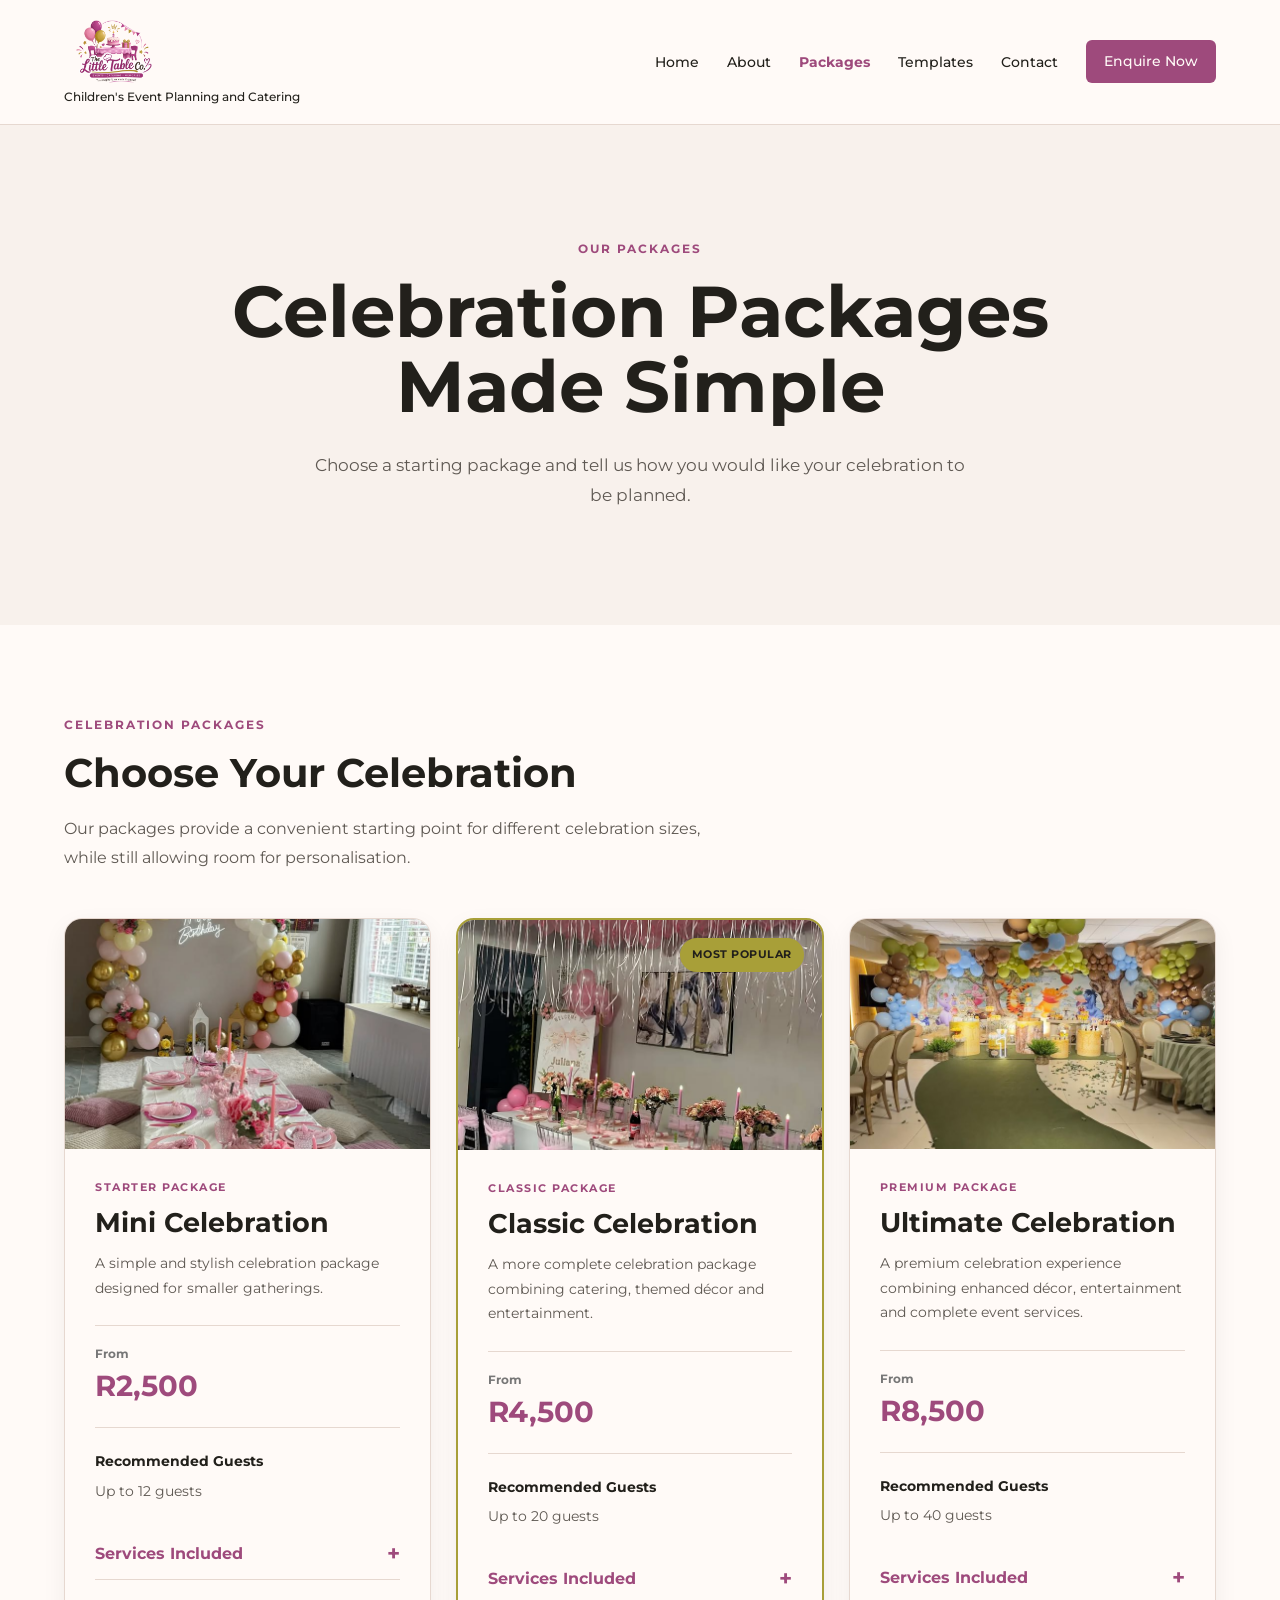
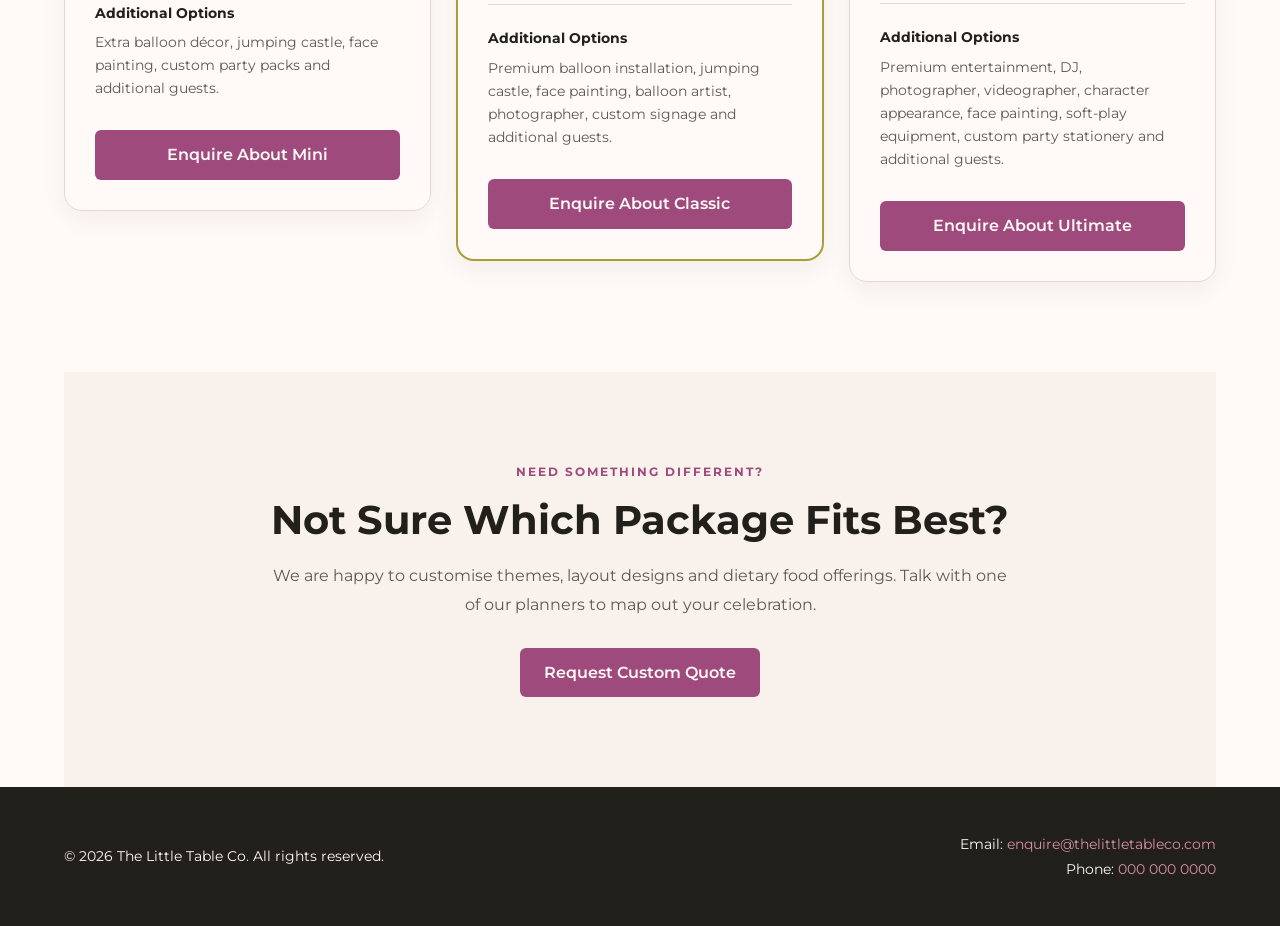
<file: Pages/packages.html>
<!doctype html>
<html lang="en">
  <head>
    <meta charset="UTF-8" />
    <meta name="viewport" content="width=device-width, initial-scale=1.0" />

    <meta
      name="description"
      content="Explore The Little Table Co. children's celebration packages."
    />

    <link
      href="https://fonts.googleapis.com/css2?family=Montserrat:wght@400;500;600;700&display=swap"
      rel="stylesheet"
    />

    <link rel="stylesheet" href="../Styles/style.css" />
    <script src="../Scripts/main.js" defer></script>
    <link
      rel="icon"
      type="image/x-icon"
      href="../Assets/images/favicon/favicon.ico"
    />

    <link
      rel="icon"
      type="image/png"
      sizes="32x32"
      href="../Assets/images/favicon/favicon-32x32.png"
    />

    <link
      rel="icon"
      type="image/png"
      sizes="16x16"
      href="../Assets/images/favicon/favicon-16x16.png"
    />

    <link
      rel="apple-touch-icon"
      sizes="180x180"
      href="../Assets/images/favicon/apple-touch-icon.png"
    />

    <link rel="manifest" href="../Assets/images/favicon/site.webmanifest" />
    <title>The Little Table Co. | Packages</title>
  </head>

  <body>
    <!-- HEADER -->

    <header class="site-header">
      <div class="header-content">
        <div class="brand">
          <a href="../index.html" class="brand-link">
            <img
              src="../Assets/images/Logo.png"
              alt="The Little Table Co. logo"
              class="brand-logo"
            />
          </a>

          <p class="brand-tagline">Children's Event Planning and Catering</p>
        </div>

        <nav class="main-nav" aria-label="Main navigation">
          <ul class="nav-list">
            <li>
              <a href="../index.html"> Home </a>
            </li>

            <li>
              <a href="about.html"> About </a>
            </li>

            <li>
              <a href="packages.html" aria-current="page"> Packages </a>
            </li>

            <li>
              <a href="templates.html"> Templates </a>
            </li>

            <li>
              <a href="contact.html"> Contact </a>
            </li>

            <li>
              <a href="enquire.html" class="btn btn-primary"> Enquire Now </a>
            </li>
          </ul>
        </nav>
      </div>
    </header>

    <main>
      <!-- PAGE HERO -->

      <section class="page-hero" id="packages-hero">
        <div class="page-hero-content">
          <p class="page-hero-label">OUR PACKAGES</p>

          <h1 class="page-hero-title">Celebration Packages Made Simple</h1>

          <p class="page-hero-text">
            Choose a starting package and tell us how you would like your
            celebration to be planned.
          </p>
        </div>
      </section>

      <!-- CELEBRATION PACKAGES -->

      <section class="section packages-section" id="celebration-packages">
        <div class="section-content">
          <div class="section-heading">
            <p class="section-label">CELEBRATION PACKAGES</p>

            <h2 class="section-title">Choose Your Celebration</h2>

            <p class="section-intro">
              Our packages provide a convenient starting point for different
              celebration sizes, while still allowing room for personalisation.
            </p>
          </div>

          <div class="full-package-grid">
            <!-- MINI -->

            <article class="full-package-card">
              <figure class="full-package-image">
                <img
                  src="../Assets/images/mini_Package.jpeg"
                  alt="Mini Celebration children's party setup"
                />
              </figure>

              <div class="full-package-content">
                <p class="package-level">STARTER PACKAGE</p>

                <h3>Mini Celebration</h3>

                <p class="full-package-description">
                  A simple and stylish celebration package designed for smaller
                  gatherings.
                </p>

                <div class="package-price">
                  <span>From</span>
                  <strong>R2,500</strong>
                </div>

                <div class="package-detail">
                  <h4>Recommended Guests</h4>

                  <p>Up to 12 guests</p>
                </div>

                <div class="package-detail">
                  <h4>Services Included</h4>

                  <ul>
                    <li>Catering</li>
                    <li>Themed décor</li>
                    <li>Styled children's table setup</li>
                    <li>Basic balloon arrangement</li>
                    <li>Basic party decorations</li>
                    <li>Themed birthday cake</li>
                  </ul>
                </div>

                <div class="package-detail">
                  <h4>Additional Options</h4>

                  <p>
                    Extra balloon décor, jumping castle, face painting, custom
                    party packs and additional guests.
                  </p>
                </div>

                <a href="enquire.html" class="btn btn-primary package-button">
                  Enquire About Mini
                </a>
              </div>
            </article>

            <!-- CLASSIC -->

            <article class="full-package-card featured-package">
              <div class="package-badge">MOST POPULAR</div>

              <figure class="full-package-image">
                <img
                  src="../Assets/images/classic_Package.jpeg"
                  alt="Classic Celebration children's party setup"
                />
              </figure>

              <div class="full-package-content">
                <p class="package-level">CLASSIC PACKAGE</p>

                <h3>Classic Celebration</h3>

                <p class="full-package-description">
                  A more complete celebration package combining catering, themed
                  décor and entertainment.
                </p>

                <div class="package-price">
                  <span>From</span>
                  <strong>R4,500</strong>
                </div>

                <div class="package-detail">
                  <h4>Recommended Guests</h4>

                  <p>Up to 20 guests</p>
                </div>

                <div class="package-detail">
                  <h4>Services Included</h4>

                  <ul>
                    <li>Everything included in Mini Celebration</li>
                    <li>Enhanced themed décor</li>
                    <li>Balloon garland or themed backdrop</li>
                    <li>Personalised welcome sign</li>
                    <li>Basic entertainment activity</li>
                    <li>Dessert or sweet treat display</li>
                  </ul>
                </div>

                <div class="package-detail">
                  <h4>Additional Options</h4>

                  <p>
                    Premium balloon installation, jumping castle, face painting,
                    balloon artist, photographer, custom signage and additional
                    guests.
                  </p>
                </div>

                <a href="enquire.html" class="btn btn-primary package-button">
                  Enquire About Classic
                </a>
              </div>
            </article>

            <!-- ULTIMATE -->

            <article class="full-package-card">
              <figure class="full-package-image">
                <img
                  src="../Assets/images/ultimate_Package.jpeg"
                  alt="Ultimate Celebration premium children's party setup"
                />
              </figure>

              <div class="full-package-content">
                <p class="package-level">PREMIUM PACKAGE</p>

                <h3>Ultimate Celebration</h3>

                <p class="full-package-description">
                  A premium celebration experience combining enhanced décor,
                  entertainment and complete event services.
                </p>

                <div class="package-price">
                  <span>From</span>
                  <strong>R8,500</strong>
                </div>

                <div class="package-detail">
                  <h4>Recommended Guests</h4>

                  <p>Up to 40 guests</p>
                </div>

                <div class="package-detail">
                  <h4>Services Included</h4>

                  <ul>
                    <li>Everything included in Classic Celebration</li>
                    <li>Premium themed décor</li>
                    <li>Full balloon installation</li>
                    <li>Premium themed backdrop</li>
                    <li>Fully styled tablescape</li>
                    <li>Catering and refreshments</li>
                    <li>Premium party packs</li>
                    <li>Dessert/sweet table</li>
                    <li>Personalised event signage</li>
                    <li>Children's entertainment</li>
                    <li>Themed props and accessories</li>
                    <li>Professional setup and pack-away</li>
                  </ul>
                </div>

                <div class="package-detail">
                  <h4>Additional Options</h4>

                  <p>
                    Premium entertainment, DJ, photographer, videographer,
                    character appearance, face painting, soft-play equipment,
                    custom party stationery and additional guests.
                  </p>
                </div>

                <a href="enquire.html" class="btn btn-primary package-button">
                  Enquire About Ultimate
                </a>
              </div>
            </article>
          </div>
        </div>
      </section>

      <!-- CUSTOM QUOTE -->

      <section class="section custom-package-section">
        <div class="custom-package-content">
          <p class="section-label">NEED SOMETHING DIFFERENT?</p>

          <h2>Not Sure Which Package Fits Best?</h2>

          <p>
            We are happy to customise themes, layout designs and dietary food
            offerings. Talk with one of our planners to map out your
            celebration.
          </p>

          <a href="enquire.html" class="btn btn-primary">
            Request Custom Quote
          </a>
        </div>
      </section>
    </main>

    <!-- FOOTER -->

    <footer class="site-footer">
      <div class="footer-content">
        <p class="copyright">
          &copy; 2026 The Little Table Co. All rights reserved.
        </p>

        <address class="contact-details">
          Email:
          <a href="mailto:enquire@thelittletableco.com">
            enquire@thelittletableco.com
          </a>

          <br />

          Phone:
          <a href="tel:0000000000"> 000 000 0000 </a>
        </address>
      </div>
    </footer>
  </body>
</html>
</file>
<file: Styles/style.css>
/* ==================================================
   THE LITTLE TABLE CO.
   GLOBAL STYLES
================================================== */

/* ==================================================
   1. COLOUR PALETTE
================================================== */

:root {
  --primary: #9e4a7c;
  --secondary: #d88ea9;
  --accent: #a89f38;
  --soft-pink: #fdc0fc;

  --dark: #22201b;
  --white: #fffaf7;
  --light: #f8f1ec;
  --border: #e6d8d0;
}

/* ==================================================
   2. RESET
================================================== */

* {
  margin: 0;
  padding: 0;
  box-sizing: border-box;
}

html {
  scroll-behavior: smooth;
}

body {
  background-color: var(--white);
  color: var(--dark);
  font-family: "Montserrat", sans-serif;
  line-height: 1.6;
}

img {
  max-width: 100%;
  display: block;
}

a {
  color: inherit;
  text-decoration: none;
}

ul {
  list-style: none;
}

/* ==================================================
   3. GLOBAL TYPOGRAPHY
================================================== */

h1,
h2,
h3,
h4 {
  line-height: 1.2;
  font-weight: 700;
}

h1 {
  font-size: 2rem;
}

h2 {
  font-size: 2.5rem;
}

h3 {
  font-size: 1.5rem;
}

p {
  font-size: 1rem;
}

/* ==================================================
   4. BUTTONS
================================================== */

.btn {
  display: inline-block;
  padding: 12px 24px;
  border-radius: 6px;
  font-weight: 600;
  transition: all 0.3s ease;
}

.btn-primary {
  background-color: var(--primary);
  color: var(--white);
}

.btn-primary:hover {
  background-color: var(--dark);
}

.btn-secondary {
  border: 2px solid var(--primary);
  color: var(--primary);
  background-color: transparent;
}

.btn-secondary:hover {
  background-color: var(--primary);
  color: var(--white);
}

/* ==================================================
   5. HEADER
================================================== */

.site-header {
  background-color: var(--white);
  border-bottom: 1px solid var(--border);
  position: sticky;
  top: 0;
  z-index: 1000;
}

.header-content {
  width: min(1200px, 90%);
  margin: 0 auto;

  display: flex;
  align-items: center;
  justify-content: space-between;

  padding: 18px 0;
}

/* ==================================================
   6. HERO
================================================== */

.hero {
  width: min(1200px, 90%);
  min-height: 650px;
  margin: 0 auto;

  display: grid;
  grid-template-columns: 1fr 1fr;
  align-items: center;
  gap: 60px;

  padding: 80px 0;
}

/* ==================================================
   HERO CONTENT
================================================== */

.hero-content {
  max-width: 580px;
}

.hero-title {
  color: var(--dark);
  font-size: clamp(2.8rem, 5vw, 4.5rem);
  line-height: 1.05;
  margin-bottom: 24px;
}

.hero-text {
  max-width: 520px;
  color: #5f5953;
  font-size: 1.05rem;
  line-height: 1.8;
  margin-bottom: 32px;
}

/* ==================================================
   HERO BUTTONS
================================================== */

.hero-actions {
  display: flex;
  align-items: center;
  gap: 16px;
  flex-wrap: wrap;
}

/* ==================================================
   HERO IMAGE
================================================== */

.hero-image {
  margin: 0;
  width: 100%;
}

.hero-image img {
  width: 100%;
  height: 520px;
  object-fit: cover;

  border-radius: 24px;
}

/* ==================================================
   7. BRAND
================================================== */

.brand {
  display: flex;
  flex-direction: column;
  gap: 2px;
}

.brand-logo {
  width: 100px;
  height: auto;
}

.brand-name {
  color: var(--primary);
  font-size: 1.6rem;
  letter-spacing: -0.5px;
}

.brand-tagline {
  color: var(--dark);
  font-size: 0.75rem;
  font-weight: 500;
}

/* ==================================================
   8. NAVIGATION
================================================== */

.nav-list {
  display: flex;
  align-items: center;
  gap: 28px;
}

.nav-list a {
  color: var(--dark);
  font-size: 0.9rem;
  font-weight: 500;

  transition: color 0.3s ease;
}

.nav-list a:hover {
  color: var(--primary);
}

/* Active page */

.nav-list a[aria-current="page"] {
  color: var(--primary);
  font-weight: 700;
}

/* Enquire Now button */

.nav-list .btn-primary {
  color: var(--white);
  padding: 10px 18px;
}

.nav-list .btn-primary:hover {
  color: var(--white);
}
/* ==================================================
   9. GENERAL SECTION
================================================== */

.section {
  width: min(1200px, 90%);
  margin: 0 auto;
  padding: 90px 0;
}

.section-content {
  width: 100%;
}

.section-title {
  color: var(--dark);
  margin-bottom: 18px;
}

.section-intro {
  max-width: 650px;
  color: #5f5953;
  margin-bottom: 40px;
}

/* ==================================================
   10. WHAT WE OFFER
================================================== */

.offer-section {
  background-color: var(--light);
  width: 100%;
  padding-left: 5%;
  padding-right: 5%;
}

.offer-section .section-content {
  max-width: 1200px;
  margin: 0 auto;
}

.offer-list {
  display: grid;
  grid-template-columns: repeat(3, 1fr);
  gap: 20px;
}

.offer-list li {
  background-color: var(--white);
  border: 1px solid var(--border);
  padding: 24px;
  border-radius: 12px;

  font-weight: 600;

  transition:
    transform 0.3s ease,
    box-shadow 0.3s ease;
}

.offer-list li:hover {
  transform: translateY(-5px);
  box-shadow: 0 10px 25px rgba(34, 32, 27, 0.08);
}

/* ==================================================
   11. FEATURED PACKAGES
================================================== */

.featured-packages {
  background-color: var(--white);
}

.package-grid {
  display: grid;
  grid-template-columns: repeat(3, 1fr);
  gap: 28px;
  margin-top: 40px;
}

/* ==================================================
   PACKAGE CARD
================================================== */

.package-card {
  background-color: var(--white);
  border: 1px solid var(--border);
  border-radius: 18px;
  overflow: hidden;

  display: flex;
  flex-direction: column;

  transition:
    transform 0.3s ease,
    box-shadow 0.3s ease;
}

.package-card:hover {
  transform: translateY(-8px);

  box-shadow: 0 15px 35px rgba(34, 32, 27, 0.12);
}

/* ==================================================
   PACKAGE IMAGE
================================================== */

.package-image {
  margin: 0;
  width: 100%;
  height: 250px;
  overflow: hidden;
}

.package-image img {
  width: 100%;
  height: 100%;
  object-fit: cover;

  transition: transform 0.5s ease;
}

.package-card:hover .package-image img {
  transform: scale(1.05);
}

/* ==================================================
   PACKAGE CONTENT
================================================== */

.package-content {
  display: flex;
  flex-direction: column;

  flex: 1;

  padding: 28px;
}

.package-title {
  color: var(--dark);
  margin-bottom: 12px;
}

.package-description {
  color: #5f5953;
  line-height: 1.7;

  margin-bottom: 20px;
}

.package-price {
  color: var(--primary);
  font-size: 1.1rem;
  font-weight: 700;

  margin-top: auto;
  margin-bottom: 20px;
}
/* ==================================================
   12. TRENDING EVENT THEMES
================================================== */

.trending-themes {
  width: 100%;
  background-color: var(--light);

  padding-left: 5%;
  padding-right: 5%;
}

.trending-themes .section-content {
  max-width: 1200px;
  margin: 0 auto;
}

.theme-grid {
  display: grid;
  grid-template-columns: repeat(3, 1fr);
  gap: 28px;

  margin-top: 35px;
}

/* ==================================================
   THEME CARD
================================================== */

.theme-card {
  background-color: var(--white);
  border-radius: 18px;
  overflow: hidden;

  border: 1px solid var(--border);

  transition:
    transform 0.3s ease,
    box-shadow 0.3s ease;
}

.theme-card:hover {
  transform: translateY(-8px);

  box-shadow: 0 15px 30px rgba(34, 32, 27, 0.12);
}

.theme-card a {
  display: block;
}

/* ==================================================
   THEME IMAGE
================================================== */

.theme-image {
  margin: 0;
  height: 250px;
  overflow: hidden;
}

.theme-image img {
  width: 100%;
  height: 100%;

  object-fit: cover;

  transition: transform 0.5s ease;
}

.theme-card:hover .theme-image img {
  transform: scale(1.06);
}

/* ==================================================
   THEME TITLE
================================================== */

.theme-card h3 {
  padding: 20px 24px;

  color: var(--dark);

  font-size: 1.25rem;

  transition: color 0.3s ease;
}

.theme-card:hover h3 {
  color: var(--primary);
}

/* ==================================================
   13. WHY CHOOSE US
================================================== */

.why-us {
  background-color: var(--white);
}

.benefits-grid {
  display: grid;
  grid-template-columns: repeat(3, 1fr);
  gap: 20px;

  margin-top: 40px;
}

/* ==================================================
   BENEFIT CARD
================================================== */

.benefit-card {
  padding: 28px;

  background-color: var(--light);

  border: 1px solid var(--border);
  border-radius: 14px;

  transition:
    transform 0.3s ease,
    box-shadow 0.3s ease;
}

.benefit-card:hover {
  transform: translateY(-5px);

  box-shadow: 0 10px 25px rgba(34, 32, 27, 0.08);
}

.benefit-card h3 {
  color: var(--primary);
  margin-bottom: 12px;
}

.benefit-card p {
  color: #5f5953;
  line-height: 1.7;
}

/* ==================================================
   14. CALL TO ACTION
================================================== */

.cta-section {
  width: 100%;
  background-color: var(--primary);

  padding-left: 5%;
  padding-right: 5%;
}

.cta-content {
  max-width: 800px;
  margin: 0 auto;

  text-align: center;
}

.cta-title {
  color: var(--white);

  font-size: clamp(2rem, 4vw, 3rem);

  margin-bottom: 20px;
}

.cta-text {
  max-width: 650px;
  margin: 0 auto 30px;

  color: var(--white);

  line-height: 1.8;
}

.cta-section .btn-primary {
  background-color: var(--white);
  color: var(--primary);
}

.cta-section .btn-primary:hover {
  background-color: var(--dark);
  color: var(--white);
}

/* ==================================================
   15. FOOTER
================================================== */

.site-footer {
  background-color: var(--dark);
  color: var(--white);

  padding: 45px 5%;
}

.footer-content {
  width: min(1200px, 100%);
  margin: 0 auto;

  display: flex;
  align-items: center;
  justify-content: space-between;
  gap: 30px;
}

.copyright {
  font-size: 0.85rem;
}

.contact-details {
  font-style: normal;
  font-size: 0.85rem;
  line-height: 1.8;

  text-align: right;
}

.contact-details a {
  color: var(--secondary);

  transition: color 0.3s ease;
}

.contact-details a:hover {
  color: var(--white);
}

/* ==================================================
   16. ABOUT PAGE
   PAGE HERO
================================================== */

.page-hero {
  width: 100%;
  min-height: 500px;

  display: flex;
  align-items: center;

  background-color: var(--light);

  padding: 80px 6%;
}

.page-hero-content {
  width: min(900px, 100%);
  margin: 0 auto;

  text-align: center;
}

.page-hero-label,
.section-label {
  color: var(--primary);

  font-size: 0.75rem;
  font-weight: 700;

  letter-spacing: 2px;

  margin-bottom: 15px;
}

.page-hero-title {
  max-width: 850px;
  margin: 0 auto 25px;

  color: var(--dark);

  font-size: clamp(2.8rem, 6vw, 4.5rem);
  line-height: 1.05;
}

.page-hero-text {
  max-width: 650px;
  margin: 0 auto;

  color: #5f5953;

  font-size: 1.05rem;
  line-height: 1.8;
}
/* ==================================================
   ABOUT STORY
================================================== */

.about-content {
  max-width: 850px;
}

.about-text {
  max-width: 800px;
}

.about-text p:not(.section-label) {
  color: #5f5953;
  line-height: 1.8;
  margin-bottom: 18px;
}

/* ==================================================
   WHO WE SERVE
================================================== */

.about-highlight {
  background-color: var(--primary);

  border-radius: 20px;

  padding: 60px;
}

.about-highlight-content {
  max-width: 700px;
}

.about-highlight .section-label {
  color: var(--secondary);
}

.about-highlight h2 {
  color: var(--white);

  margin-bottom: 18px;
}

.about-highlight p:not(.section-label) {
  color: var(--white);

  line-height: 1.8;
}
/* ==================================================
   SERVICES
================================================== */

.services-grid {
  display: grid;
  grid-template-columns: repeat(3, 1fr);

  gap: 20px;

  margin-top: 40px;
}

.service-card {
  padding: 28px;

  background-color: var(--light);

  border: 1px solid var(--border);
  border-radius: 14px;

  transition:
    transform 0.3s ease,
    box-shadow 0.3s ease;
}

.service-card:hover {
  transform: translateY(-5px);

  box-shadow: 0 10px 25px rgba(34, 32, 27, 0.08);
}

.service-card h3 {
  color: var(--primary);

  margin-bottom: 12px;
}

.service-card p {
  color: #5f5953;

  font-size: 0.9rem;
  line-height: 1.7;
}
/* ==================================================
   SAFETY
================================================== */

.safety-section {
  background-color: var(--light);
}

.safety-card {
  max-width: 850px;
  margin: 0 auto;

  padding: 45px;

  background-color: var(--white);

  border-left: 5px solid var(--accent);

  border-radius: 12px;
}

.safety-card h2 {
  margin-bottom: 18px;
}

.safety-card p:not(.section-label) {
  color: #5f5953;
  line-height: 1.8;
}

/* ==================================================
   PACKAGES PAGE
================================================== */

.packages-section {
  background-color: var(--white);
}

.section-heading {
  max-width: 750px;
  margin-bottom: 45px;
}

.section-intro {
  color: #5f5953;
  line-height: 1.8;
  margin-top: 15px;
}

/* =========================================
   PACKAGE SERVICES ACCORDION
========================================= */

.package-accordion-trigger {
  display: flex;
  justify-content: space-between;
  align-items: center;
  width: 100%;
  padding: 12px 0;
  border: none;
  border-bottom: 1px solid #e6d8d0;
  background: transparent;
  color: #9e4a7c;
  font-family: inherit;
  font-size: 16px;
  font-weight: 700;
  text-align: left;
  cursor: pointer;
}

.package-accordion-trigger::after {
  content: "+";
  font-size: 22px;
  transition: transform 0.3s ease;
}

.package-accordion-trigger[aria-expanded="true"]::after {
  content: "−";
}

.package-accordion-trigger:focus-visible {
  outline: 2px solid #9e4a7c;
  outline-offset: 4px;
}

.package-accordion-panel {
  max-height: 0;
  overflow: hidden;
  opacity: 0;
  transition:
    max-height 0.35s ease,
    opacity 0.3s ease;
}

.package-accordion-panel.is-open {
  opacity: 1;
}

.package-accordion-panel ul {
  padding-top: 12px;
  padding-bottom: 8px;
}

/* Subtle package card hover animation */

.full-package-card {
  transition:
    transform 0.3s ease,
    box-shadow 0.3s ease;
}

.full-package-card:hover {
  transform: translateY(-5px);
  box-shadow: 0 12px 28px rgba(34, 32, 27, 0.1);
}

.full-package-image img {
  transition: transform 0.4s ease;
}

.full-package-card:hover .full-package-image img {
  transform: scale(1.03);
}

@media (prefers-reduced-motion: reduce) {
  .package-accordion-trigger::after,
  .package-accordion-panel,
  .full-package-card,
  .full-package-image img {
    transition: none;
  }

  .full-package-card:hover {
    transform: none;
  }

  .full-package-card:hover .full-package-image img {
    transform: none;
  }
}

/* Scroll reveal animation */

.scroll-reveal {
  opacity: 0;
  transform: translateY(20px);
  transition:
    opacity 0.6s ease,
    transform 0.6s ease;
}

.scroll-reveal.is-visible {
  opacity: 1;
  transform: translateY(0);
}

@media (prefers-reduced-motion: reduce) {
  .scroll-reveal {
    opacity: 1;
    transform: none;
    transition: none;
  }
}

/* =========================
   PACKAGE GRID
========================= */

.full-package-grid {
  display: grid;
  grid-template-columns: repeat(3, 1fr);

  gap: 25px;
  align-items: start;
}

/* =========================
   PACKAGE CARD
========================= */

.full-package-card {
  position: relative;

  overflow: hidden;

  background-color: var(--white);

  border: 1px solid var(--border);
  border-radius: 18px;

  box-shadow: 0 8px 25px rgba(34, 32, 27, 0.06);
}

.full-package-card.featured-package {
  border: 2px solid var(--accent);
}

/* =========================
   PACKAGE IMAGE
========================= */

.full-package-image {
  width: 100%;
  height: 230px;

  margin: 0;

  overflow: hidden;
}

.full-package-image img {
  width: 100%;
  height: 100%;

  display: block;

  object-fit: cover;

  transition: transform 0.4s ease;
}

.full-package-card:hover .full-package-image img {
  transform: scale(1.04);
}

/* =========================
   PACKAGE BADGE
========================= */

.package-badge {
  position: absolute;

  top: 18px;
  right: 18px;

  z-index: 2;

  padding: 8px 12px;

  background-color: var(--accent);
  color: var(--dark);

  border-radius: 30px;

  font-size: 0.7rem;
  font-weight: 700;

  letter-spacing: 0.5px;
}

/* =========================
   PACKAGE CONTENT
========================= */

.full-package-content {
  padding: 30px;
}

.package-level {
  color: var(--primary);

  font-size: 0.7rem;
  font-weight: 700;

  letter-spacing: 1.5px;

  margin-bottom: 10px;
}

.full-package-content h3 {
  color: var(--dark);

  font-size: 1.7rem;

  margin-bottom: 12px;
}

.full-package-description {
  color: #5f5953;

  font-size: 0.9rem;
  line-height: 1.7;

  margin-bottom: 25px;
}

/* =========================
   PACKAGE PRICE
========================= */

.package-price {
  display: flex;
  flex-direction: column;

  padding: 18px 0;

  margin-bottom: 10px;

  border-top: 1px solid var(--border);
  border-bottom: 1px solid var(--border);
}

.package-price span {
  color: #777;

  font-size: 0.75rem;
}

.package-price strong {
  color: var(--primary);

  font-size: 1.8rem;
}

/* =========================
   PACKAGE DETAILS
========================= */

.package-detail {
  margin-top: 25px;
}

.package-detail h4 {
  color: var(--dark);

  font-size: 0.85rem;

  margin-bottom: 10px;
}

.package-detail p {
  color: #5f5953;

  font-size: 0.85rem;
  line-height: 1.7;
}

.package-detail ul {
  padding-left: 18px;
}

.package-detail li {
  color: #5f5953;

  font-size: 0.85rem;
  line-height: 1.7;

  margin-bottom: 5px;
}

/* =========================
   PACKAGE BUTTON
========================= */

.package-button {
  display: block;

  width: 100%;

  margin-top: 30px;

  text-align: center;
}

/* =========================
   CUSTOM QUOTE
========================= */

.custom-package-section {
  background-color: var(--light);
}

.custom-package-content {
  max-width: 750px;

  margin: 0 auto;

  text-align: center;
}

.custom-package-content h2 {
  color: var(--dark);

  margin-bottom: 18px;
}

.custom-package-content p:not(.section-label) {
  color: #5f5953;

  line-height: 1.8;

  margin-bottom: 28px;
}

/* ==================================================
   TEMPLATES PAGE
================================================== */

.templates-section {
  background-color: var(--white);
}

/* =========================
   TEMPLATE GRID
========================= */

.template-grid {
  display: grid;

  grid-template-columns: repeat(3, 1fr);

  gap: 25px;
}

/* =========================
   TEMPLATE CARD
========================= */

.template-card {
  overflow: hidden;

  background-color: var(--white);

  border: 1px solid var(--border);
  border-radius: 18px;

  box-shadow: 0 8px 25px rgba(34, 32, 27, 0.06);

  transition:
    transform 0.3s ease,
    box-shadow 0.3s ease;
}

.template-card:hover {
  transform: translateY(-5px);

  box-shadow: 0 14px 30px rgba(34, 32, 27, 0.1);
}

/* =========================
   TEMPLATE IMAGE
========================= */

.template-image {
  width: 100%;
  height: 220px;

  margin: 0;

  overflow: hidden;
}

.template-image img {
  width: 100%;
  height: 100%;

  display: block;

  object-fit: cover;

  transition: transform 0.4s ease;
}

.template-card:hover .template-image img {
  transform: scale(1.04);
}

/* =========================
   TEMPLATE CONTENT
========================= */

/* =========================================
   TEMPLATE SEARCH, FILTER AND SORT
========================================= */

.template-controls {
  display: flex;
  flex-wrap: wrap;
  gap: 15px;
  margin: 25px 0 12px;
  align-items: center;
}

.template-controls input,
.template-controls select {
  flex: 1;
  min-width: 180px;
  padding: 13px 15px;
  border: 1px solid #e6d8d0;
  border-radius: 8px;
  background-color: #fffaf7;
  color: #22201b;
  font-family: inherit;
  font-size: 14px;
  transition:
    border-color 0.3s ease,
    box-shadow 0.3s ease;
}

.template-controls input:focus,
.template-controls select:focus {
  outline: none;
  border-color: #9e4a7c;
  box-shadow: 0 0 0 3px rgba(158, 74, 124, 0.12);
}

#templateCount {
  color: #22201b;
  font-size: 14px;
  margin: 10px 0 20px;
}

#noTemplatesMessage {
  padding: 25px;
  text-align: center;
  color: #9e4a7c;
  background-color: #f8f1ec;
  border-radius: 8px;
  margin: 20px 0;
}

#noTemplatesMessage[hidden] {
  display: none;
}

@media (max-width: 600px) {
  .template-controls {
    flex-direction: column;
    align-items: stretch;
  }

  .template-controls input,
  .template-controls select {
    width: 100%;
    box-sizing: border-box;
  }
}

.template-content {
  padding: 28px;
}

.template-label {
  color: var(--primary);

  font-size: 0.7rem;
  font-weight: 700;

  letter-spacing: 1.4px;

  margin-bottom: 10px;
}

.template-content h3 {
  color: var(--dark);

  font-size: 1.5rem;

  margin-bottom: 12px;
}

.template-content > p:not(.template-label) {
  color: #5f5953;

  font-size: 0.88rem;
  line-height: 1.7;

  margin-bottom: 22px;
}

/* =========================================
   TEMPLATE IMAGE LIGHTBOX
========================================= */

.template-card img {
  cursor: zoom-in;
}

.lightbox {
  position: fixed;
  inset: 0;
  z-index: 9999;
  display: none;
  align-items: center;
  justify-content: center;
  padding: 25px;
  background: rgba(34, 32, 27, 0.92);
}

.lightbox.active {
  display: flex;
}

.lightbox-image {
  max-width: 85%;
  max-height: 80vh;
  object-fit: contain;
  border-radius: 8px;
  box-shadow: 0 10px 40px rgba(0, 0, 0, 0.3);
}

.lightbox-close,
.lightbox-prev,
.lightbox-next {
  position: absolute;
  border: none;
  background: #fffaf7;
  color: #22201b;
  cursor: pointer;
  border-radius: 50%;
  width: 45px;
  height: 45px;
  font-size: 24px;
  display: flex;
  align-items: center;
  justify-content: center;
  transition: background 0.3s ease;
}

.lightbox-close:hover,
.lightbox-prev:hover,
.lightbox-next:hover {
  background: #d88ea9;
}

.lightbox-close {
  top: 25px;
  right: 25px;
}

.lightbox-prev {
  left: 25px;
}

.lightbox-next {
  right: 25px;
}

.lightbox-caption {
  position: absolute;
  bottom: 20px;
  color: #fffaf7;
  text-align: center;
  font-size: 14px;
}

@media (max-width: 600px) {
  .lightbox-image {
    max-width: 95%;
    max-height: 70vh;
  }

  .lightbox-prev {
    left: 8px;
  }

  .lightbox-next {
    right: 8px;
  }
}

.template-content h4 {
  color: var(--dark);

  font-size: 0.85rem;

  margin-bottom: 10px;
}

.template-content ul {
  padding-left: 18px;

  margin-bottom: 25px;
}

.template-content li {
  color: #5f5953;

  font-size: 0.82rem;
  line-height: 1.7;

  margin-bottom: 5px;
}

.template-content .btn {
  display: block;

  width: 100%;

  text-align: center;
}

/* =========================
   TEMPLATE CTA
========================= */

.template-cta {
  padding: 80px 20px;

  background-color: var(--light);
}

.template-cta-content {
  max-width: 720px;

  margin: 0 auto;

  text-align: center;
}

.template-cta-content h2 {
  color: var(--dark);

  margin-bottom: 18px;
}

.template-cta-content p:not(.section-label) {
  color: #5f5953;

  line-height: 1.8;

  margin-bottom: 28px;
}
/* ==================================================
   ENQUIRE PAGE
================================================== */

.enquiry-section {
  background-color: var(--white);
}

.enquiry-layout {
  max-width: 1200px;

  margin: 0 auto;

  display: grid;

  grid-template-columns: 0.8fr 1.4fr;

  gap: 60px;

  align-items: start;
}

/* =========================
   ENQUIRY INTRO
========================= */

.enquiry-intro {
  position: sticky;
  top: 30px;
}

.enquiry-intro h2 {
  color: var(--dark);

  font-size: 2rem;

  margin-bottom: 18px;
}

.enquiry-intro > p {
  color: #5f5953;

  line-height: 1.8;

  margin-bottom: 30px;
}

/* =========================
   NEXT STEPS
========================= */

.enquiry-note {
  padding: 25px;

  background-color: var(--light);

  border-left: 4px solid var(--accent);

  border-radius: 10px;
}

.enquiry-note h3 {
  color: var(--dark);

  font-size: 1rem;

  margin-bottom: 15px;
}

.enquiry-note ol {
  padding-left: 20px;
}

.enquiry-note li {
  color: #5f5953;

  font-size: 0.85rem;
  line-height: 1.7;

  margin-bottom: 8px;
}

/* =========================
   FORM
========================= */

.enquiry-form {
  padding: 40px;

  background-color: var(--white);

  border: 1px solid var(--border);

  border-radius: 18px;

  box-shadow: 0 8px 30px rgba(34, 32, 27, 0.07);
}

.enquiry-form > h2 {
  color: var(--dark);

  font-size: 1.6rem;

  margin-bottom: 30px;
}

/* =========================
   FIELDSETS
========================= */

.enquiry-form fieldset {
  border: none;

  padding: 0;

  margin: 0 0 35px;
}

.enquiry-form legend {
  width: 100%;

  padding-bottom: 12px;
  margin-bottom: 20px;

  border-bottom: 1px solid var(--border);

  color: var(--primary);

  font-size: 0.9rem;
  font-weight: 700;

  letter-spacing: 0.5px;
}

/* =========================
   FORM GRID
========================= */

.form-grid {
  display: grid;

  grid-template-columns: repeat(2, 1fr);

  gap: 20px;
}

.form-group-full {
  grid-column: 1 / -1;
}

.form-group {
  display: flex;

  flex-direction: column;
}

/* =========================
   LABELS
========================= */

.form-group label {
  color: var(--dark);

  font-size: 0.82rem;
  font-weight: 600;

  margin-bottom: 8px;
}

/* =========================
   INPUTS
========================= */

.form-group input,
.form-group select,
.form-group textarea {
  width: 100%;

  padding: 13px 14px;

  background-color: #fffdfa;

  border: 1px solid var(--border);

  border-radius: 8px;

  color: var(--dark);

  font-family: inherit;
  font-size: 0.85rem;

  outline: none;

  transition:
    border-color 0.2s ease,
    box-shadow 0.2s ease;
}

.form-group textarea {
  resize: vertical;

  min-height: 120px;
}

.form-group input:focus,
.form-group select:focus,
.form-group textarea:focus {
  border-color: var(--primary);

  box-shadow: 0 0 0 3px rgba(23, 107, 104, 0.1);
}

/* =========================
   FORM BUTTONS
========================= */

.form-actions {
  display: flex;

  gap: 12px;

  padding-top: 5px;
}

.form-actions .btn {
  border: none;

  cursor: pointer;

  font-family: inherit;
}

/* =========================
   SECONDARY BUTTON
========================= */

.btn-secondary {
  display: inline-flex;

  align-items: center;
  justify-content: center;

  padding: 12px 22px;

  background-color: transparent;

  color: var(--dark);

  border: 1px solid var(--border) !important;

  border-radius: 6px;

  font-size: 0.8rem;
  font-weight: 600;

  text-decoration: none;

  transition:
    background-color 0.2s ease,
    border-color 0.2s ease;
}

.btn-secondary:hover {
  background-color: var(--light);

  border-color: var(--dark) !important;
}
/* ==================================================
   CONTACT PAGE
================================================== */

.contact-section {
  background-color: var(--white);
}

/* =========================
   CONTACT CARDS
========================= */

.contact-grid {
  max-width: 1100px;

  margin: 40px auto 0;

  display: grid;

  grid-template-columns: repeat(3, 1fr);

  gap: 20px;
}

.contact-card {
  padding: 30px;

  background-color: var(--light);

  border-radius: 12px;

  border: 1px solid var(--border);

  text-align: center;
}

.contact-card h3 {
  color: var(--primary);

  margin-bottom: 12px;
}

.contact-card p {
  color: #5f5953;

  font-size: 0.85rem;

  line-height: 1.6;

  margin-bottom: 12px;
}

.contact-card a {
  color: var(--dark);

  font-weight: 600;

  text-decoration: none;
}

.contact-card a:hover {
  color: var(--primary);
}

.contact-card strong {
  color: var(--dark);

  font-size: 0.9rem;
}

/* =========================================
   JOHANNESBURG SERVICE AREA MAP
========================================= */

.map-container {
  width: 100%;
  max-width: 1100px;
  margin: 30px auto 15px;
  overflow: hidden;
  border-radius: 14px;
  border: 1px solid #e6d8d0;
  box-shadow: 0 8px 25px rgba(34, 32, 27, 0.08);
}

#service-area-map {
  width: 100%;
  height: 430px;
  z-index: 1;
}

.map-note {
  max-width: 1100px;
  margin: 12px auto 0;
  color: #666;
  font-size: 13px;
  text-align: center;
}

@media (max-width: 600px) {
  #service-area-map {
    height: 320px;
  }
}

/* =========================
   SOCIAL MEDIA
========================= */

.social-section {
  background-color: var(--light);
}

.social-links {
  max-width: 900px;

  margin: 35px auto 0;

  display: grid;

  grid-template-columns: repeat(3, 1fr);

  gap: 20px;
}

.social-links a {
  padding: 20px;

  background-color: var(--white);

  border: 1px solid var(--border);

  border-radius: 10px;

  color: var(--dark);

  font-weight: 600;

  text-decoration: none;

  text-align: center;

  transition:
    transform 0.2s ease,
    border-color 0.2s ease;
}

.social-links a:hover {
  transform: translateY(-3px);

  border-color: var(--primary);
}

.social-links span {
  display: block;

  margin-top: 6px;

  color: #777;

  font-size: 0.75rem;

  font-weight: 400;
}

/* =========================
   GALLERY
========================= */

.gallery-section {
  background-color: var(--white);
}

.gallery-grid {
  max-width: 1100px;

  margin: 40px auto 0;

  display: grid;

  grid-template-columns: repeat(4, 1fr);

  gap: 18px;
}

.gallery-item {
  margin: 0;

  overflow: hidden;

  border-radius: 12px;

  aspect-ratio: 1 / 1;

  background-color: var(--light);
}

.gallery-item img {
  width: 100%;
  height: 100%;

  object-fit: cover;

  display: block;

  transition: transform 0.3s ease;
}

.gallery-item:hover img {
  transform: scale(1.05);
}

/* =========================
   TESTIMONIALS
========================= */

.testimonials-section {
  background-color: var(--light);
}

.testimonial-grid {
  max-width: 1000px;

  margin: 40px auto 0;

  display: grid;

  grid-template-columns: repeat(2, 1fr);

  gap: 25px;
}

.testimonial-card {
  padding: 35px;

  background-color: var(--white);

  border-radius: 14px;

  border: 1px solid var(--border);
}

.testimonial-quote {
  color: #5f5953;

  font-size: 0.9rem;

  line-height: 1.8;

  margin-bottom: 25px;
}

.testimonial-card h3 {
  color: var(--primary);

  font-size: 0.95rem;

  margin-bottom: 4px;
}

.testimonial-role {
  color: #777;

  font-size: 0.75rem;
}

/* =========================
   CONTACT FORM
========================= */

/* =========================================
   CONTACT FORM STATUS
   ========================================= */

.form-status {
  margin-top: 15px;
  font-size: 0.95rem;
  line-height: 1.6;
}

.form-status-success {
  color: #176b68;
  font-weight: 600;
}

.form-status-error {
  color: #b42318;
  font-weight: 600;
}

.contact-form button:disabled {
  opacity: 0.65;
  cursor: not-allowed;
}

.contact-form-section {
  background-color: var(--white);
}

.contact-form-layout {
  max-width: 1000px;

  margin: 0 auto;

  display: grid;

  grid-template-columns: 0.8fr 1.2fr;

  gap: 60px;

  align-items: start;
}

.contact-form-intro h2 {
  color: var(--dark);

  font-size: 2rem;

  margin-bottom: 15px;
}

.contact-form-intro > p:last-child {
  color: #5f5953;

  line-height: 1.8;
}

/* FORM */

.contact-form {
  padding: 35px;

  background-color: var(--light);

  border: 1px solid var(--border);

  border-radius: 14px;
}

.contact-form .form-group {
  margin-bottom: 20px;
}

.contact-form input,
.contact-form textarea {
  width: 100%;

  padding: 13px 14px;

  background-color: var(--white);

  border: 1px solid var(--border);

  border-radius: 8px;

  color: var(--dark);

  font-family: inherit;

  outline: none;
}

.contact-form textarea {
  resize: vertical;
}

.contact-form input:focus,
.contact-form textarea:focus {
  border-color: var(--primary);

  box-shadow: 0 0 0 3px rgba(23, 107, 104, 0.1);
}

.contact-form .btn {
  border: none;

  cursor: pointer;

  font-family: inherit;
}
/* ==================================================
    RESPONSIVE DESIGN
================================================== */

@media (max-width: 900px) {
  /* HEADER */

  .header-content {
    flex-direction: column;
    gap: 20px;
  }

  .nav-list {
    flex-wrap: wrap;
    justify-content: center;
    gap: 15px 22px;
  }

  /* HERO */

  .hero {
    grid-template-columns: 1fr;
    gap: 40px;

    padding: 60px 0;
  }

  .hero-content {
    max-width: 700px;
  }

  .hero-image img {
    height: 450px;
  }

  /* PACKAGES */

  .package-grid {
    grid-template-columns: repeat(2, 1fr);
  }

  /* THEMES */

  .theme-grid {
    grid-template-columns: repeat(2, 1fr);
  }

  /* BENEFITS */

  .benefits-grid {
    grid-template-columns: repeat(2, 1fr);
  }

  /* FOOTER */

  .footer-content {
    flex-direction: column;
    text-align: center;
  }

  .contact-details {
    text-align: center;
  }

  /* PACKAGES PAGE */

  .full-package-grid {
    grid-template-columns: repeat(2, 1fr);
  }
  .template-grid {
    grid-template-columns: repeat(2, 1fr);
  }
  .enquiry-layout {
    grid-template-columns: 1fr;

    gap: 40px;
  }

  .enquiry-intro {
    position: static;
  }

  .enquiry-intro {
    max-width: 700px;
  }

  .enquiry-form {
    width: 100%;
  }
  .contact-grid {
    grid-template-columns: 1fr 1fr;
  }

  .social-links {
    grid-template-columns: 1fr 1fr;
  }

  .gallery-grid {
    grid-template-columns: 1fr 1fr;
  }

  .contact-form-layout {
    grid-template-columns: 1fr;

    gap: 35px;
  }
}
/* ==================================================
   MOBILE
================================================== */

@media (max-width: 600px) {
  /* =========================
       GLOBAL
    ========================== */

  .section {
    width: 100%;
    padding: 55px 6%;
  }

  .section-title {
    font-size: 2rem;
  }

  .section-intro {
    font-size: 0.95rem;
    line-height: 1.7;
  }

  /* =========================
       HEADER
    ========================== */

  .site-header {
    position: relative;
  }

  .header-content {
    width: 100%;
    padding: 20px 6%;

    align-items: center;
    gap: 22px;
  }

  .brand-logo {
    width: 125px;
  }

  .nav-list {
    width: 100%;

    display: grid;
    grid-template-columns: repeat(2, 1fr);

    gap: 10px;
  }

  .nav-list li {
    width: 100%;
  }

  .nav-list a {
    display: block;

    width: 100%;
    padding: 9px 5px;

    text-align: center;

    font-size: 0.78rem;
  }

  .nav-list .btn-primary {
    padding: 9px 5px;
  }

  /* =========================
       HERO
    ========================== */

  .hero {
    width: 100%;
    min-height: auto;

    display: flex;
    flex-direction: column;

    gap: 35px;

    padding: 55px 6%;
  }

  .hero-content {
    width: 100%;
    max-width: none;

    text-align: center;
  }

  .hero-title {
    font-size: clamp(2.4rem, 12vw, 3.2rem);
    line-height: 1.05;

    margin-bottom: 20px;
  }

  .hero-text {
    width: 100%;
    max-width: none;

    font-size: 0.95rem;
    line-height: 1.7;

    margin-bottom: 28px;
  }

  .hero-actions {
    width: 100%;

    display: flex;
    flex-direction: column;

    gap: 12px;
  }

  .hero-actions .btn {
    width: 100%;
    text-align: center;
  }

  .hero-image {
    width: 100%;
  }

  .hero-image img {
    width: 100%;
    height: 320px;

    border-radius: 18px;
    object-fit: cover;
  }

  /* =========================
       WHAT WE OFFER
    ========================== */

  .offer-section {
    width: 100%;

    padding-left: 6%;
    padding-right: 6%;
  }

  .offer-list {
    grid-template-columns: 1fr;
    gap: 12px;
  }

  .offer-list li {
    padding: 20px;
    font-size: 0.9rem;
  }

  /* =========================
       FEATURED PACKAGES
    ========================== */

  .package-grid {
    grid-template-columns: 1fr;
    gap: 22px;
  }

  .package-card {
    border-radius: 16px;
  }

  .package-image {
    height: 220px;
  }

  .package-content {
    padding: 24px;
  }

  .package-title {
    font-size: 1.35rem;
  }

  .package-description {
    font-size: 0.9rem;
    line-height: 1.7;
  }

  .package-price {
    font-size: 1rem;
  }

  /* =========================
       TRENDING THEMES
    ========================== */

  .trending-themes {
    width: 100%;

    padding-left: 6%;
    padding-right: 6%;
  }

  .theme-grid {
    grid-template-columns: 1fr;
    gap: 18px;
  }

  .theme-image {
    height: 230px;
  }

  .theme-card h3 {
    padding: 17px 20px;
    font-size: 1.1rem;
  }

  /* =========================
       WHY CHOOSE US
    ========================== */

  .benefits-grid {
    grid-template-columns: 1fr;
    gap: 14px;
  }

  .benefit-card {
    padding: 23px;
  }

  .benefit-card h3 {
    font-size: 1.15rem;
  }

  .benefit-card p {
    font-size: 0.9rem;
    line-height: 1.7;
  }

  /* =========================
       CTA
    ========================== */

  .cta-section {
    width: 100%;

    padding: 60px 6%;
  }

  .cta-title {
    font-size: 2rem;
    line-height: 1.15;
  }

  .cta-text {
    font-size: 0.95rem;
    line-height: 1.7;
  }

  .cta-section .btn {
    width: 100%;
    text-align: center;
  }

  /* =========================
       FOOTER
    ========================== */

  .site-footer {
    padding: 35px 6%;
  }

  .footer-content {
    width: 100%;

    display: flex;
    flex-direction: column;

    gap: 20px;

    text-align: center;
  }

  .copyright,
  .contact-details {
    font-size: 0.78rem;
  }

  .contact-details {
    text-align: center;
  }

  /* =========================
   ABOUT PAGE
========================= */

  .page-hero {
    min-height: 430px;
    padding: 60px 6%;
  }

  .page-hero-title {
    font-size: 2.5rem;
  }

  .page-hero-text {
    font-size: 0.95rem;
  }

  .two-column-grid {
    grid-template-columns: 1fr;
  }

  .info-card {
    padding: 25px;
  }

  .about-highlight {
    padding: 35px 25px;
    border-radius: 16px;
  }

  .services-grid {
    grid-template-columns: 1fr;
  }

  .service-card {
    padding: 23px;
  }

  .safety-card {
    padding: 30px 25px;
  }

  /* =========================
       PACKAGES PAGE
    ========================== */

  .full-package-grid {
    grid-template-columns: 1fr;
    gap: 20px;
  }

  .full-package-image {
    height: 240px;
  }

  .full-package-content {
    padding: 25px;
  }

  .full-package-content h3 {
    font-size: 1.5rem;
  }

  .package-badge {
    top: 14px;
    right: 14px;
  }

  .custom-package-content {
    width: 100%;
  }
  .template-grid {
    grid-template-columns: 1fr;
    gap: 20px;
  }

  .template-image {
    height: 240px;
  }

  .template-content {
    padding: 24px;
  }

  .template-cta {
    padding: 60px 20px;
  }
  .enquiry-form {
    padding: 25px 20px;

    border-radius: 14px;
  }

  .form-grid {
    grid-template-columns: 1fr;

    gap: 18px;
  }

  .form-group-full {
    grid-column: auto;
  }

  .form-actions {
    flex-direction: column;
  }

  .form-actions .btn {
    width: 100%;
  }

  .enquiry-intro h2 {
    font-size: 1.6rem;
  }

  .enquiry-note {
    padding: 20px;
  }
  .contact-grid,
  .social-links,
  .gallery-grid,
  .testimonial-grid {
    grid-template-columns: 1fr;
  }

  .contact-form {
    padding: 25px 20px;
  }

  .contact-form-layout {
    gap: 25px;
  }

  .gallery-grid {
    gap: 12px;
  }

  .testimonial-card {
    padding: 25px;
  }
}
</file>
